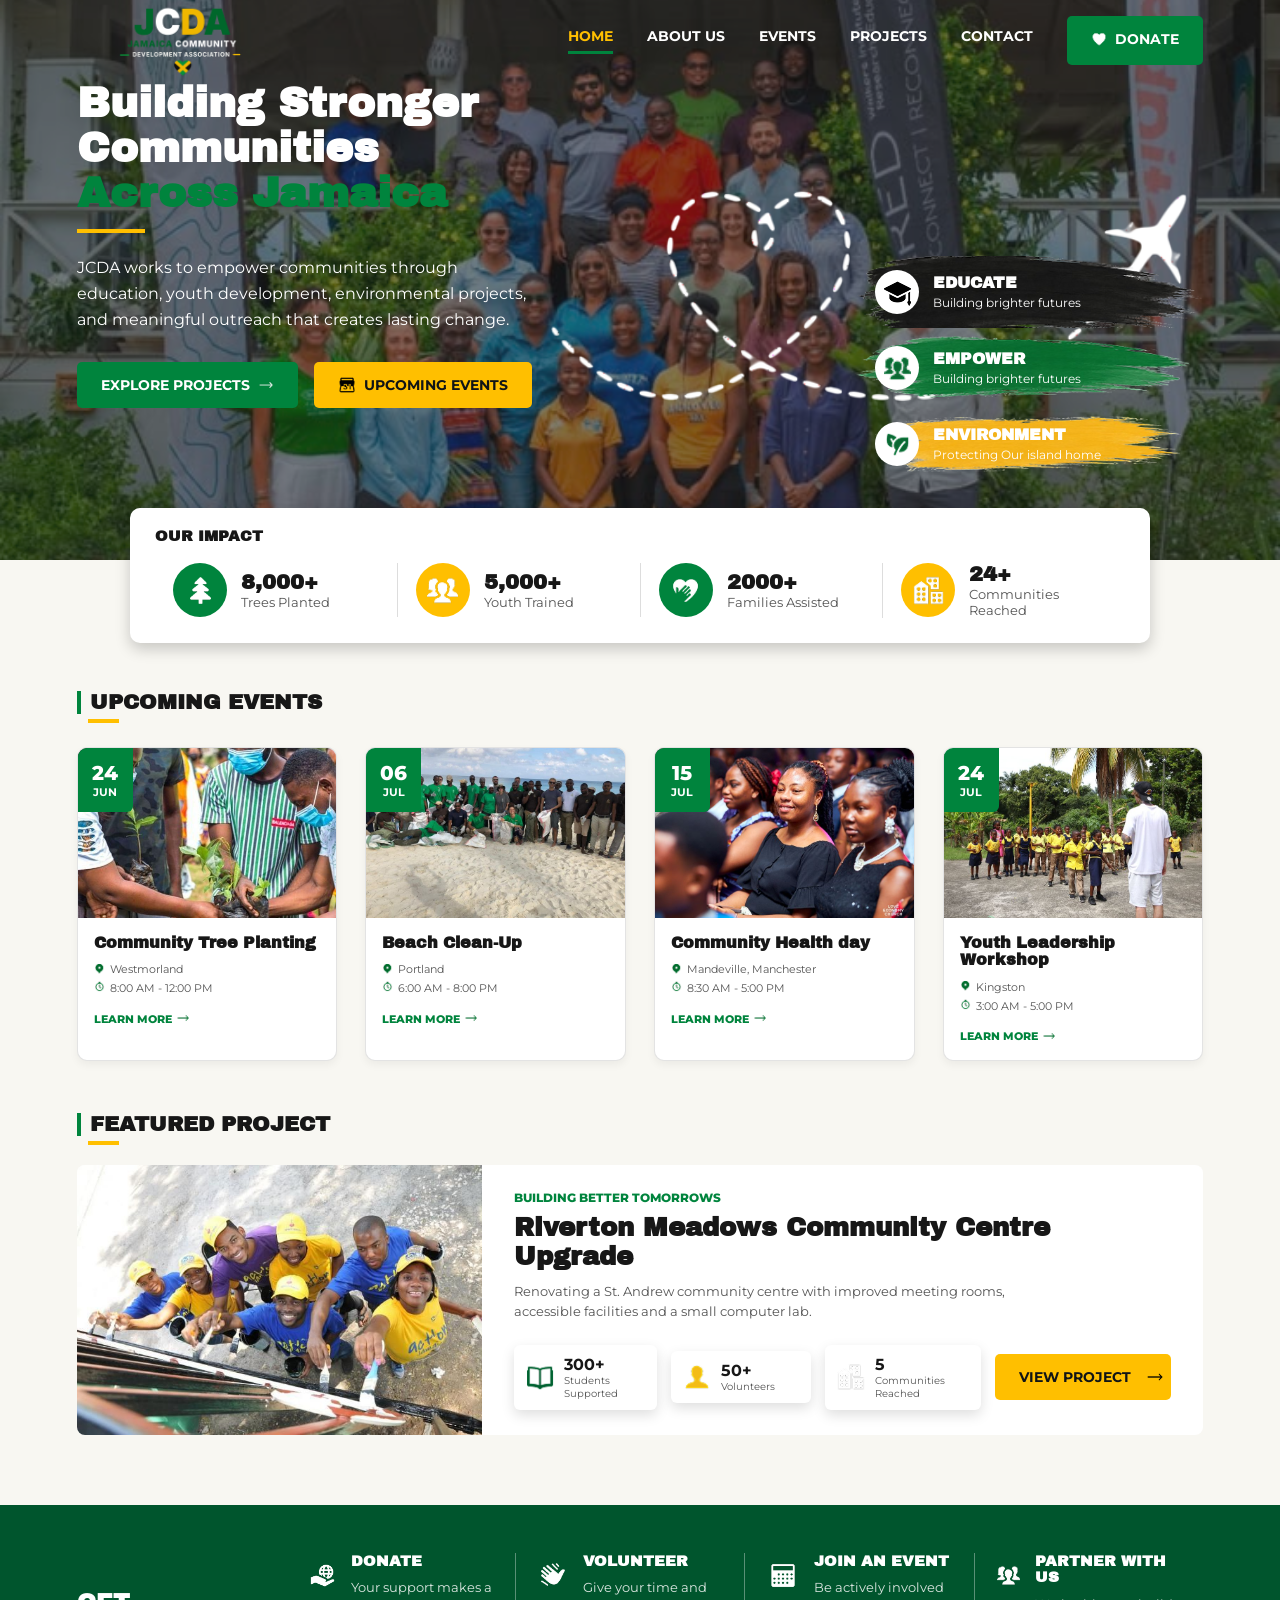
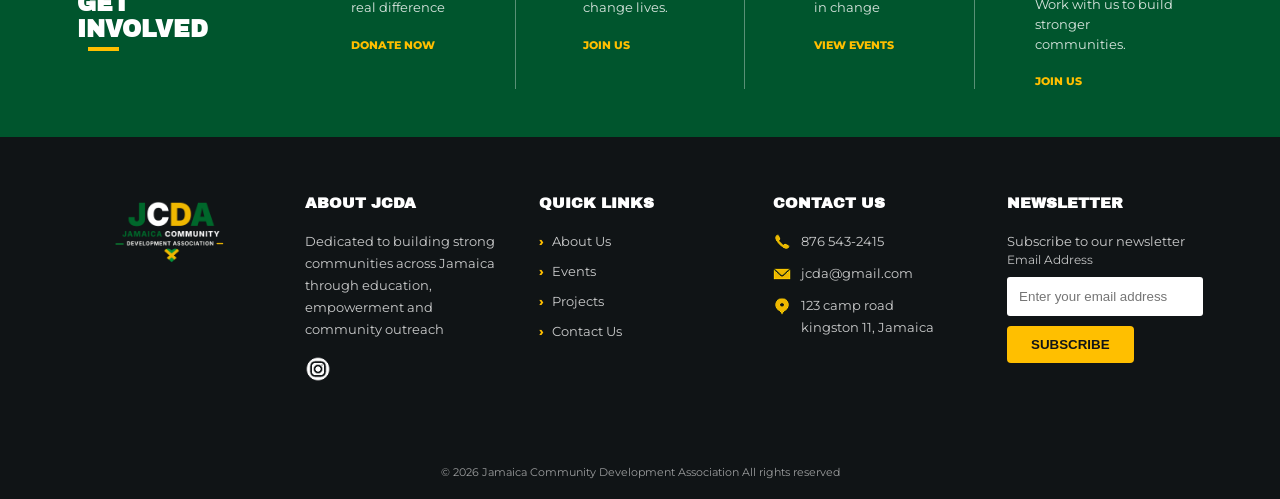
<file: index.html>
<!doctype html>
<html lang="en">
  <head>
    <meta charset="UTF-8" />
    <meta name="viewport" content="width=device-width, initial-scale=1.0" />
    <title>Home Page | JCDA</title>
    <link rel="stylesheet" href="css/style.css" />
    <link rel="icon" href="images/jcda-logo.png" type="image/png" />
  </head>

  <body>
    <header class="header-bg">
      <div class="overlay"></div>
      <img class="heart-plane" src="images/icons/heart_plane.png" alt="" />
      <div class="hero-content">
        <div class="nav-content">
          <div class="logo">
            <img src="images/jcda-logo.png" alt="jcda logo" />
          </div>
          <nav class="nav-menu">
            <ul class="nav-list">
              <li class="nav-items"><a class="nav-links active" href="index.html">Home</a></li>
              <li class="nav-items"><a class="nav-links" href="about.html">About Us</a></li>
              <li class="nav-items"><a class="nav-links" href="events.html">Events</a></li>
              <li class="nav-items"><a class="nav-links" href="projects-gallery.html">Projects</a></li>
              <li class="nav-items"><a class="nav-links" href="contact.html">Contact</a></li>
              <li class="nav-items"><a class="nav-links btn primary-btn" href="contact.html"><img src="images/icons/Heart.png" alt="">Donate</a></li>
            </ul>
          </nav>
        </div>
        <div class="hero">
          <h1 class="hero-text">Building Stronger Communities <span>Across Jamaica</span></h1>
          <div class="underline"></div>
          <p>
            JCDA works to empower communities through education, youth development, environmental projects, and
            meaningful outreach that creates lasting change.
          </p>
          <div class="hero-btn">
            <a href="#featured-project" class="btn primary-btn">Explore Projects <img src="images/icons/right_arrow_right.png" alt=""></a>
            <a href="#events" class="btn secondary-btn"><img src="images/icons/Google Calendar.png" alt="">Upcoming Events</a>
          </div>
        </div>

        <div class="focus-area">
          <article class="focus-items focus-educate">
            <div class="focus-icon">
              <img src="images/icons/educate-icon.png" alt="educate icon" />
            </div>
            <div class="focus-text">
              <h2>Educate</h2>
              <p>Building brighter futures</p>
            </div>
          </article>
          <article class="focus-items focus-empower">
            <div class="focus-icon">
              <img src="images/icons/empower-icon.png" alt="empower icon" />
            </div>
            <div class="focus-text">
              <h2>Empower</h2>
              <p>Building brighter futures</p>
            </div>
          </article>
          <article class="focus-items focus-environment">
            <div class="focus-icon">
              <img src="images/icons/environment-icon.png" alt="environment icon" />
            </div>
            <div class="focus-text">
              <h2>Environment</h2>
              <p>Protecting Our island home</p>
            </div>
          </article>
        </div>
      </div>
      <div></div>
    </header>
    <main>
      <section class="impact-sec" id="impact">
        <div class="impact-content">
          <div class="impact-title">
            <h2>Our Impact</h2>
          </div>
          <div class="impact-list">
            <article class="impact-items">
              <div class="impact-icon green-icon">
                <img src="images/icons/trees-planted-icon.png" alt="" />
              </div>
              <div class="impact-text">
                <h3>8,000+</h3>
                <p>Trees Planted</p>
              </div>
            </article>

            <article class="impact-items">
              <div class="impact-icon gold-icon-color">
                <img src="images/icons/people-white-icon.png" alt="" />
              </div>
              <div class="impact-text">
                <h3>5,000+</h3>
                <p>Youth Trained</p>
              </div>
            </article>

            <article class="impact-items">
              <div class="impact-icon green-icon-color">
                <img src="images/icons/families-assisted-icon.png" alt="" />
              </div>
              <div class="impact-text">
                <h3>2000+</h3>
                <p>Families Assisted</p>
              </div>
            </article>

            <article class="impact-items">
              <div class="impact-icon gold-icon-color">
                <img src="images/icons/Downtown_white.png" alt="" />
              </div>
              <div class="impact-text">
                <h3>24+</h3>
                <p>Communities Reached</p>
              </div>
            </article>
          </div>
        </div>
      </section>

      <section class="events-section" id="events">
        <div class="section-content">

          <div class="section-heading">
            <h2>Upcoming Events</h2>
            <div class="heading-underline"></div>
          </div>

          <div class="event_list">
            <article class="event-card">
              <div class="event-image">
                <img src="images/tree-planting.jpg" alt="Tree planting" />

                <div class="event-date">
                  <span>24</span>
                  <small>JUN</small>
                </div>
              </div>

              <div class="event-content">
                <h3>Community Tree Planting</h3>
                <p class="event-location">Westmorland</p>
                <p class="event-time">8:00 AM - 12:00 PM</p>
                <a href="#events" class="learn-link">Learn More</a>
              </div>
            </article>

            <article class="event-card">
              <div class="event-image">
                <img src="images/beach-cleanup-jm.jpg" alt="Beach cleanup" />

                <div class="event-date">
                  <span>06</span>
                  <small>JUL</small>
                </div>
              </div>

              <div class="event-content">
                <h3>Beach Clean-Up</h3>
                <p class="event-location">Portland</p>
                <p class="event-time">6:00 AM - 8:00 PM</p>
                <a href="#events" class="learn-link">Learn More</a>
              </div>
            </article>
            <article class="event-card">
              <div class="event-image">
                <img src="images/women-event.jpg" alt="Community event" />

                <div class="event-date">
                  <span>15</span>
                  <small>JUL</small>
                </div>
              </div>

              <div class="event-content">
                <h3>Community Health day</h3>
                <p class="event-location">Mandeville, Manchester</p>
                <p class="event-time">8:30 AM - 5:00 PM</p>
                <a href="#events" class="learn-link">Learn More</a>
              </div>
            </article>
            <article class="event-card">
              <div class="event-image">
                <img src="images/sports-development.jpg" alt="Sports development" />

                <div class="event-date">
                  <span>24</span>
                  <small>JUL</small>
                </div>
              </div>

              <div class="event-content">
                <h3>Youth Leadership Workshop</h3>
                <p class="event-location">Kingston</p>
                <p class="event-time">3:00 AM - 5:00 PM</p>
                <a href="#events" class="learn-link">Learn More</a>
              </div>
            </article>
          </div>
        </div>

      </section>
      <section class="featured-section" id="featured-project">
        <div class="section-content">
            <h2>Featured Project</h2>
            <div class="heading-underline"></div>
        <article class="featured-project">
            <div class="featured-image">
                <img src="images/community-painting.jpg" alt="Community centre renovation">
            </div>
            <div class="featured-content">
                <p class="featured-label">
                    building Better Tomorrows
                </p>

                <h3>Riverton Meadows Community Centre Upgrade</h3>

                <p class="featured-description">
                    Renovating a St. Andrew community centre with improved meeting
                    rooms, accessible facilities and a small computer lab.
                </p>

                <div class="project-stat-list">
                    <article class="project-stat-items">
                        <img src="images/icons/students-supported-icon.png" alt="">

                        <div>
                            <h4>300+</h4>
                            <p>Students Supported</p>
                        </div>
                    </article>

                     <article class="project-stat-items">
                        <img src="images/icons/volunteers-icon.png" alt="">

                        <div>
                            <h4>50+</h4>
                            <p>Volunteers</p>
                        </div>
                    </article>

                    <article class="project-stat-items">
                        <img src="images/icons/Downtown_white.png" alt="">

                        <div>
                            <h4>5</h4>
                            <p>Communities Reached</p>
                        </div>
                    </article>
                    <a href="#featured-project" class="btn secondary-btn project-btn">
                        view project <img src="images/icons/black_arrow.png" alt="">
                    </a>
                    
                </div>
            </div>

        </article>
        </div>
    </section>

    <section class="involved-section" id="get-involved">
        <div class="section-content involved-content">
            <div class="involved-heading">
                <h2>Get Involved</h2>
                <div class="heading-underline"></div>
            </div>

            <div class="involved-list">
                <article class="involved-items">
                    <div class="involved-icon">
                        <img src="images/icons/donate-icon.png" alt="">
                    </div>
                    <div class="involved-text">
                        <h3>Donate</h3>
                        <p>Your support makes a real difference</p>
                        <a href="contact.html" class="involved-link">
                            Donate Now
                        </a>
                    </div>
                </article>

                <article class="involved-items">
                        <div class="involved-icon">
                            <img src="images/icons/volunteer-hands-icon.png"
                                alt="">
                        </div>

                        <div class="involved-text">
                            <h3>Volunteer</h3>
                            <p>Give your time and change lives.</p>

                            <a href="contact.html" class="involved-link">
                                Join Us
                            </a>
                        </div>
                </article>
                <article class="involved-items">
                        <div class="involved-icon">
                            <img src="images/icons/Calendar.png" alt="">
                        </div>

                        <div class="involved-text">
                            <h3>Join an Event</h3>
                            <p>Be actively involved in change</p>

                            <a href="#events" class="involved-link">
                                View Events
                            </a>
                        </div>
                </article>
                <article class="involved-items">
                        <div class="involved-icon">
                            <img src="images/icons/people-white-icon.png"
                                alt="">
                        </div>

                        <div class="involved-text">
                            <h3>Partner With Us</h3>
                            <p>Work with us to build stronger communities.</p>

                            <a href="contact.html" class="involved-link">
                                Join Us
                            </a>
                        </div>
                    </article>
            </div>
        </div>

    </section>
    </main>
    <footer class="footer-section">
        <div class="section-content footer-content">
            <div class="footer-logo">
                <a href="index.html">
                    <img src="images/jcda-logo.png" alt="Jamaica community development association log">
                </a>
            </div>

            <div class="footer-items" id="about">
                <h2>About JCDA</h2>
                <p>
                    Dedicated to building strong communities across Jamaica through education, empowerment and community outreach

                </p>

                <div class="social-links">
                    <a href="https://www.instagram.com/jcda_project/" target="_blank" rel="noopener noreferrer" aria-label="JCDA Instagram page"><img src="images/icons/Instagram Circle.png" alt="Instagram"></a>
                </div>

            </div>

            <div class="footer-items" id="contact">
                <h2>Quick Links</h2>

                <ul class="footer-list">
                        <li><a href="about.html">About Us</a></li>
                        <li><a href="events.html">Events</a></li>
                        <li><a href="projects-gallery.html">Projects</a></li>
                        <li><a href="contact.html">Contact Us</a></li>

                </ul>
            </div>

            <div class="footer-items">
                <h2>Contact Us</h2>
                <address class="contact-list">
                    <p>
                        <img src="images/icons/Phone.png" alt="Phone">
                        <a href="tel:8765432415">
                            876 543-2415
                        </a>
                    </p>

                    <p>
                        <img src="images/icons/Email.png" alt="Email">
                        <a href="mailto:jcda@gmail.com">
                            jcda@gmail.com
                        </a>
                    </p>

                    <p>
                        <img src="images/icons/Location_yello.png" alt="Location">
                        123 camp road <br>
                        kingston 11, Jamaica

                    </p>
                </address>
            </div>

            <div class="footer-items">
                <h2>Newsletter</h2>
                <p>Subscribe to our newsletter </p>
                    <form class="newsletter-form">
                        <label for="newsletter-email">
                            Email address
                        </label>

                        <input type="email" name="newsletter-email" id="newsletter-email" placeholder="Enter your email address">

                        <button type="submit" class="subscribe-btn">
                            Subscribe
                        </button>
                        <p class="form-feedback" aria-live="polite"></p>
                    </form>
            </div>

        </div>
        <div class="footer-bottom">
            <p>
                &copy; 2026 Jamaica Community Development Association All rights reserved
            </p>
        </div>
        
    </footer>
    <script src="js/script.js"></script>
  </body>
</html>
</file>
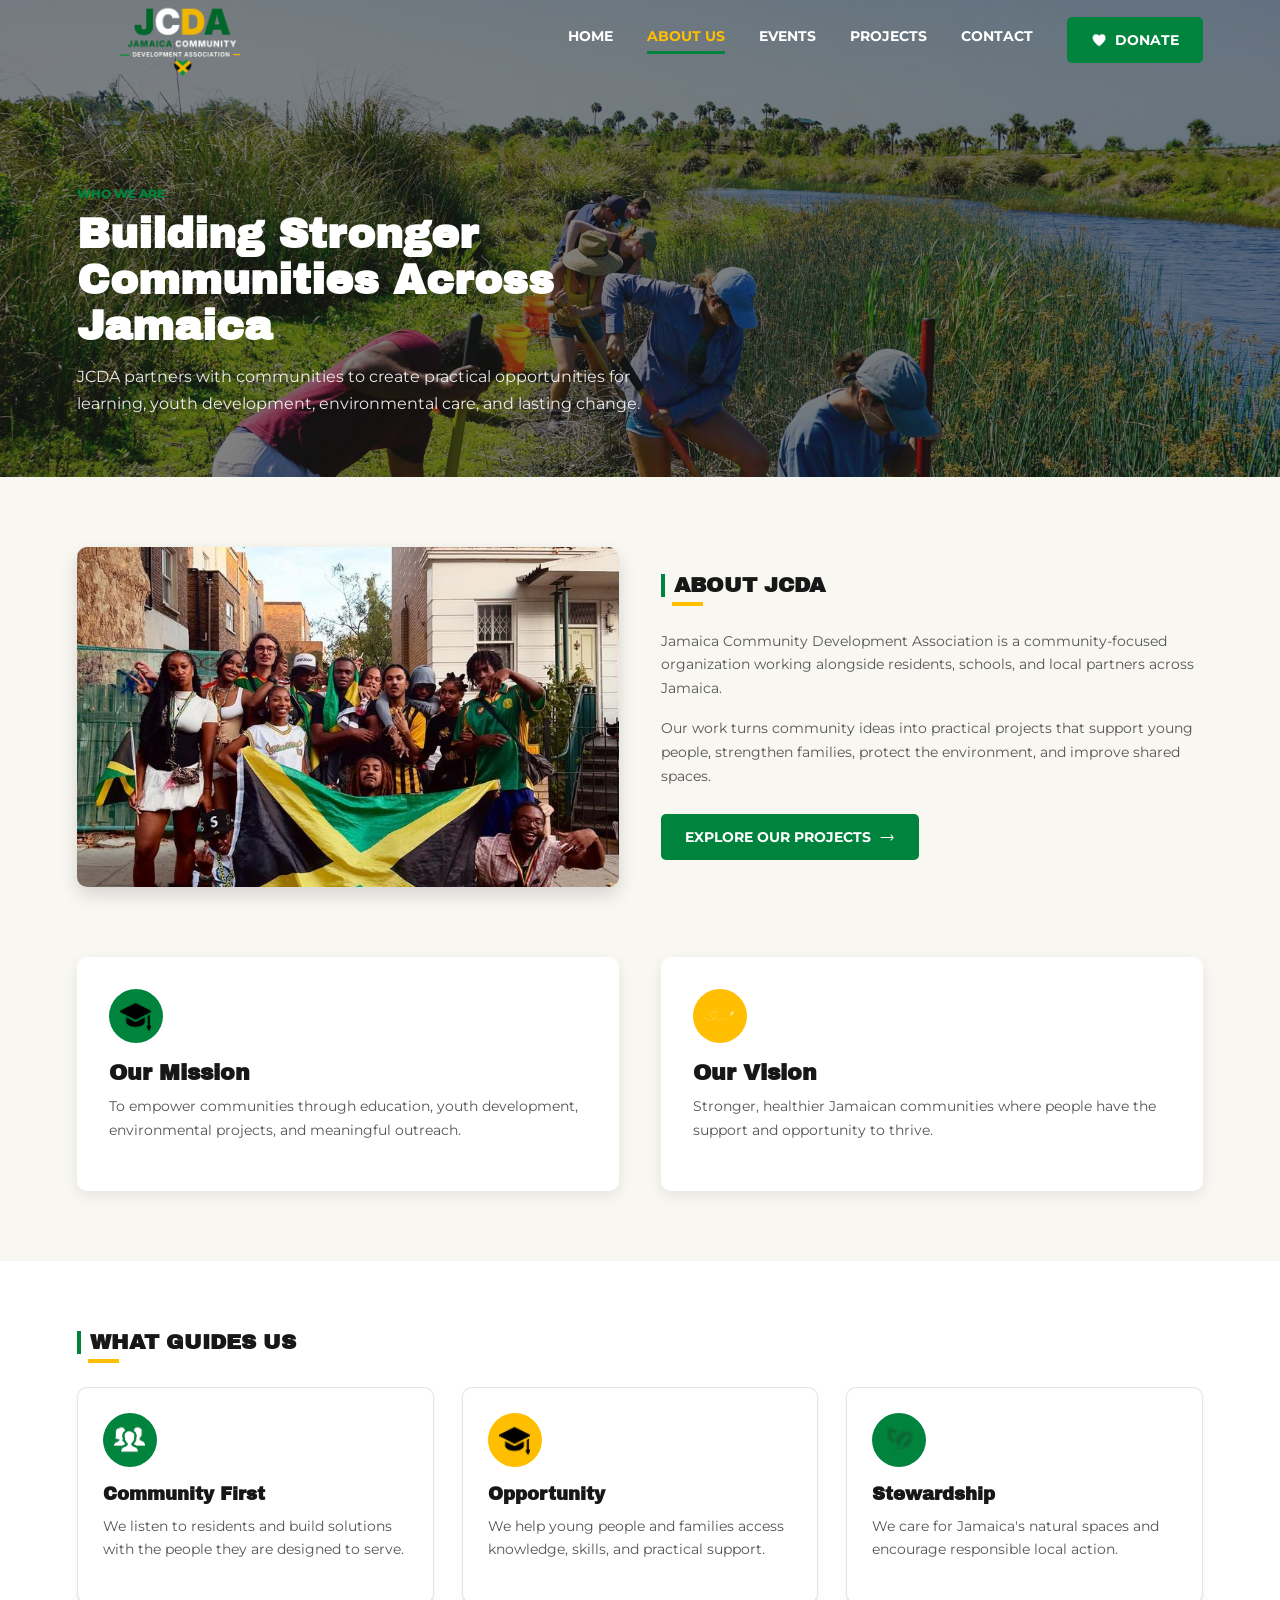
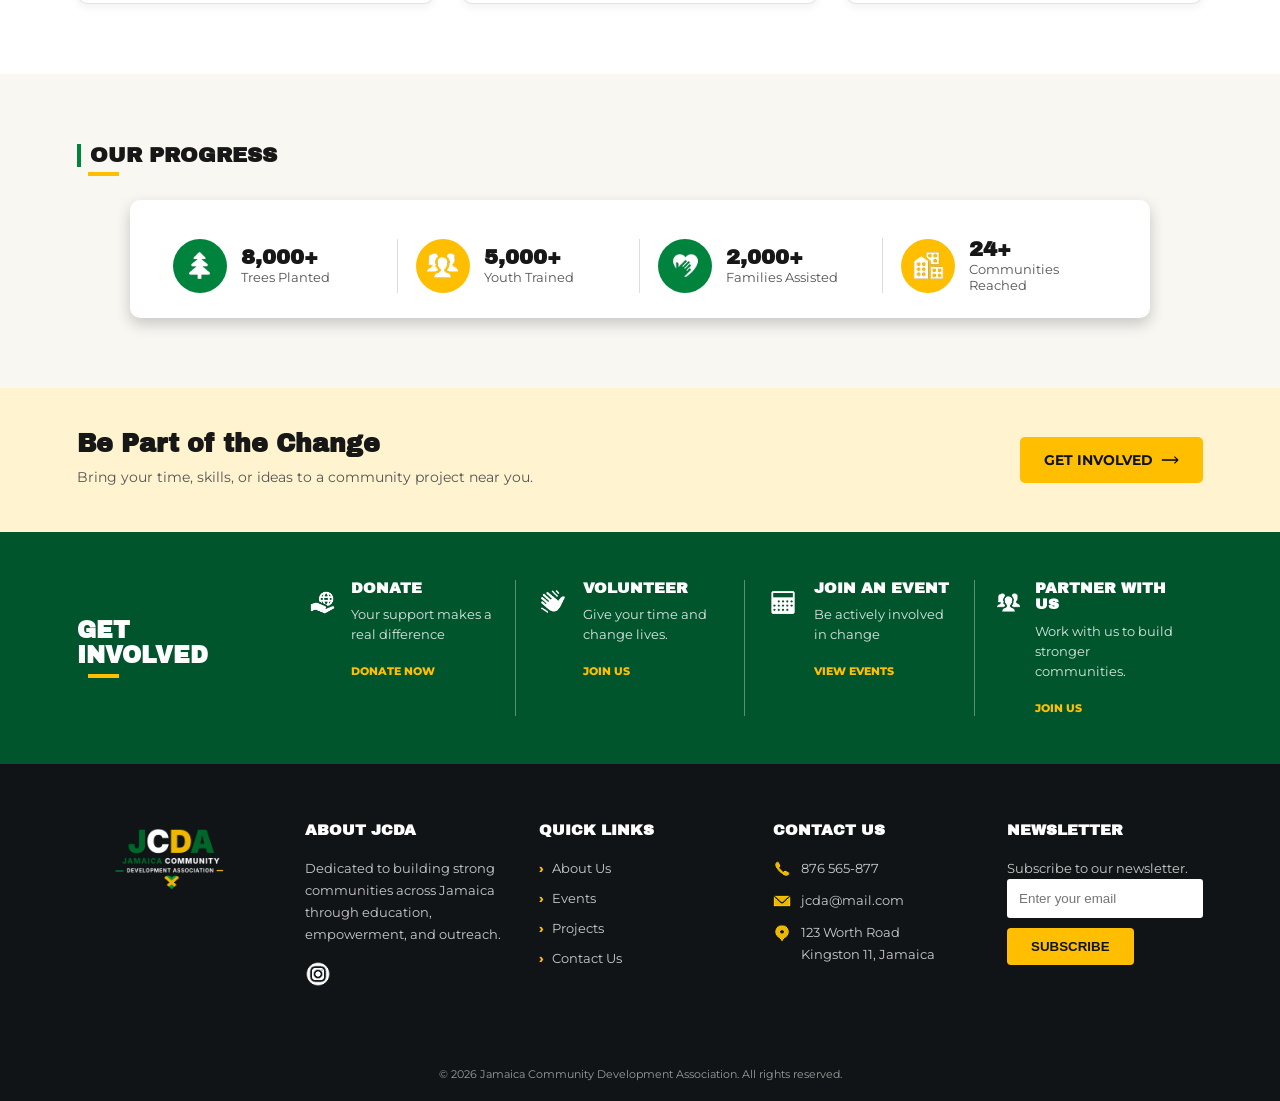
<file: about.html>
<!DOCTYPE html>
<html lang="en">

<head>
    <meta charset="UTF-8">
    <meta name="viewport" content="width=device-width, initial-scale=1.0">
    <meta name="description"
        content="Learn about the Jamaica Community Development Association, our mission, values, and community work.">
    <title>About Us | JCDA</title>
    <link rel="stylesheet" href="css/style.css">
    <link rel="icon" href="images/jcda-logo.png" type="image/png">
</head>

<body class="about-page">
    <header class="header-bg about-header-bg">
        <div class="overlay"></div>
        <div class="hero-content">
            <div class="nav-content">
                <div class="logo">
                    <a href="index.html"><img src="images/jcda-logo.png"
                            alt="Jamaica Community Development Association logo"></a>
                </div>
                <nav class="nav-menu" aria-label="Main navigation">
                    <ul class="nav-list">
                        <li class="nav-items"><a class="nav-links" href="index.html">Home</a></li>
                        <li class="nav-items"><a class="nav-links active" href="about.html">About Us</a></li>
                        <li class="nav-items"><a class="nav-links" href="events.html">Events</a></li>
                        <li class="nav-items"><a class="nav-links" href="projects-gallery.html">Projects</a></li>
                        <li class="nav-items"><a class="nav-links" href="contact.html">Contact</a></li>
                        <li class="nav-items"><a class="btn btn primary-btn" href="contact.html"><img
                                    src="images/icons/Heart.png" alt="">Donate</a></li>
                    </ul>
                </nav>
            </div>
            <div class="about-hero">
                <p class="featured-label">Who We Are</p>
                <h1>Building Stronger<br>Communities Across Jamaica</h1>
                <p>JCDA partners with communities to create practical opportunities for learning, youth development,
                    environmental care, and lasting change.</p>
            </div>
        </div>
    </header>

    <main>
        <section class="about-intro-section">
            <div class="section-content about-intro-grid">
                <div class="about-intro-image">
                    <img src="images/jamaica-pride.jpg" alt="Jamaican community gathering">
                </div>
                <div class="about-intro-content">
                    <div class="section-heading">
                        <h2>About JCDA</h2>
                        <div class="heading-underline"></div>
                    </div>
                    <p>Jamaica Community Development Association is a community-focused organization working alongside
                        residents, schools, and local partners across Jamaica.</p>
                    <p>Our work turns community ideas into practical projects that support young people, strengthen
                        families, protect the environment, and improve shared spaces.</p>
                    <a href="projects-gallery.html" class="btn primary-btn">Explore Our Projects <img
                            src="images/icons/right_arrow_right.png" alt=""></a>
                </div>
            </div>
        </section>

        <section class="about-purpose-section">
            <div class="section-content about-purpose-grid">
                <article class="about-purpose-card">
                    <div class="impact-icon green-icon"><img src="images/icons/educate-icon.png" alt=""></div>
                    <h2>Our Mission</h2>
                    <p>To empower communities through education, youth development, environmental projects, and
                        meaningful outreach.</p>
                </article>
                <article class="about-purpose-card">
                    <div class="impact-icon gold-icon-color"><img src="images/icons/heart_plane.png" alt=""></div>
                    <h2>Our Vision</h2>
                    <p>Stronger, healthier Jamaican communities where people have the support and opportunity to thrive.
                    </p>
                </article>
            </div>
        </section>

        <section class="about-values-section">
            <div class="section-content">
                <div class="section-heading">
                    <h2>What Guides Us</h2>
                    <div class="heading-underline"></div>
                </div>
                <div class="about-values-list">
                    <article class="event-card about-value-card">
                        <div class="impact-icon green-icon"><img src="images/icons/people-white-icon.png" alt=""></div>
                        <h3>Community First</h3>
                        <p>We listen to residents and build solutions with the people they are designed to serve.</p>
                    </article>
                    <article class="event-card about-value-card">
                        <div class="impact-icon gold-icon-color"><img src="images/icons/educate-icon.png" alt=""></div>
                        <h3>Opportunity</h3>
                        <p>We help young people and families access knowledge, skills, and practical support.</p>
                    </article>
                    <article class="event-card about-value-card">
                        <div class="impact-icon green-icon"><img src="images/icons/environment-icon.png" alt=""></div>
                        <h3>Stewardship</h3>
                        <p>We care for Jamaica's natural spaces and encourage responsible local action.</p>
                    </article>
                </div>
            </div>
        </section>

        <section class="about-achievements-section">
            <div class="section-content">
                <div class="section-heading">
                    <h2>Our Progress</h2>
                    <div class="heading-underline"></div>
                </div>
                <div class="impact-content">
                    <div class="impact-list">
                        <article class="impact-items">
                            <div class="impact-icon green-icon"><img src="images/icons/trees-planted-icon.png" alt="">
                            </div>
                            <div class="impact-text">
                                <h3>8,000+</h3>
                                <p>Trees Planted</p>
                            </div>
                        </article>
                        <article class="impact-items">
                            <div class="impact-icon gold-icon-color"><img src="images/icons/people-white-icon.png"
                                    alt=""></div>
                            <div class="impact-text">
                                <h3>5,000+</h3>
                                <p>Youth Trained</p>
                            </div>
                        </article>
                        <article class="impact-items">
                            <div class="impact-icon green-icon"><img src="images/icons/families-assisted-icon.png"
                                    alt=""></div>
                            <div class="impact-text">
                                <h3>2,000+</h3>
                                <p>Families Assisted</p>
                            </div>
                        </article>
                        <article class="impact-items">
                            <div class="impact-icon gold-icon-color"><img src="images/icons/Downtown_white.png" alt="">
                            </div>
                            <div class="impact-text">
                                <h3>24+</h3>
                                <p>Communities Reached</p>
                            </div>
                        </article>
                    </div>
                </div>
            </div>
        </section>

        <section class="about-cta-section">
            <div class="section-content about-cta-content">
                <div>
                    <h2>Be Part of the Change</h2>
                    <p>Bring your time, skills, or ideas to a community project near you.</p>
                </div>
                <a href="contact.html" class="btn secondary-btn">Get Involved <img src="images/icons/black_arrow.png"
                        alt=""></a>
            </div>
        </section>
        <section class="involved-section" id="get-involved">
            <div class="section-content involved-content">
                <div class="involved-heading">
                    <h2>Get Involved</h2>
                    <div class="heading-underline"></div>
                </div>

                <div class="involved-list">
                    <article class="involved-items">
                        <div class="involved-icon">
                            <img src="images/icons/donate-icon.png" alt="">
                        </div>
                        <div class="involved-text">
                            <h3>Donate</h3>
                            <p>Your support makes a real difference</p>
                            <a href="contact.html" class="involved-link">
                                Donate Now
                            </a>
                        </div>
                    </article>

                    <article class="involved-items">
                        <div class="involved-icon">
                            <img src="images/icons/volunteer-hands-icon.png" alt="">
                        </div>

                        <div class="involved-text">
                            <h3>Volunteer</h3>
                            <p>Give your time and change lives.</p>

                            <a href="contact.html" class="involved-link">
                                Join Us
                            </a>
                        </div>
                    </article>
                    <article class="involved-items">
                        <div class="involved-icon">
                            <img src="images/icons/Calendar.png" alt="">
                        </div>

                        <div class="involved-text">
                            <h3>Join an Event</h3>
                            <p>Be actively involved in change</p>

                            <a href="#events" class="involved-link">
                                View Events
                            </a>
                        </div>
                    </article>
                    <article class="involved-items">
                        <div class="involved-icon">
                            <img src="images/icons/people-white-icon.png" alt="">
                        </div>

                        <div class="involved-text">
                            <h3>Partner With Us</h3>
                            <p>Work with us to build stronger communities.</p>

                            <a href="contact.html" class="involved-link">
                                Join Us
                            </a>
                        </div>
                    </article>
                </div>
            </div>

        </section>
    </main>

    <footer class="footer-section">
        <div class="section-content footer-content">
            <div class="footer-logo"><a href="index.html"><img src="images/jcda-logo.png"
                        alt="Jamaica Community Development Association logo"></a></div>
            <div class="footer-items">
                <h2>About JCDA</h2>
                <p>Dedicated to building strong communities across Jamaica through education, empowerment, and outreach.
                </p>
                <div class="social-links">
                    <a href="https://www.instagram.com/jcda_project/" target="_blank" rel="noopener noreferrer"
                        aria-label="JCDA Instagram page"><img src="images/icons/Instagram Circle.png"
                            alt="Instagram"></a>
                </div>
            </div>
            <div class="footer-items">
                <h2>Quick Links</h2>
                <ul class="footer-list">
                    <li><a href="about.html">About Us</a></li>
                    <li><a href="events.html">Events</a></li>
                    <li><a href="projects-gallery.html">Projects</a></li>
                    <li><a href="contact.html">Contact Us</a></li>
                </ul>
            </div>
            <div class="footer-items">
                <h2>Contact Us</h2>
                <address class="contact-list">
                    <p><img src="images/icons/Phone.png" alt="Phone"><a href="tel:1876565877">876 565-877</a></p>
                    <p><img src="images/icons/Email.png" alt="Email"><a href="mailto:jcda@mail.com">jcda@mail.com</a>
                    </p>
                    <p><img src="images/icons/Location_yello.png" alt="Location">123 Worth Road<br>Kingston 11, Jamaica
                    </p>
                </address>
            </div>
            <div class="footer-items">
                <h2>Newsletter</h2>
                <p>Subscribe to our newsletter.</p>
                <form class="newsletter-form">
                    <label for="newsletter-email" class="screen-filter">Email address</label>
                    <input type="email" id="newsletter-email" name="newsletter-email" placeholder="Enter your email"
                        required>
                    <button type="submit" class="subscribe-btn">Subscribe</button>
                    <p class="form-feedback" aria-live="polite"></p>
                </form>
            </div>
        </div>
        <div class="footer-bottom">
            <p>&copy; 2026 Jamaica Community Development Association. All rights reserved.</p>
        </div>
    </footer>
    <script src="js/script.js"></script>
</body>

</html>
</file>
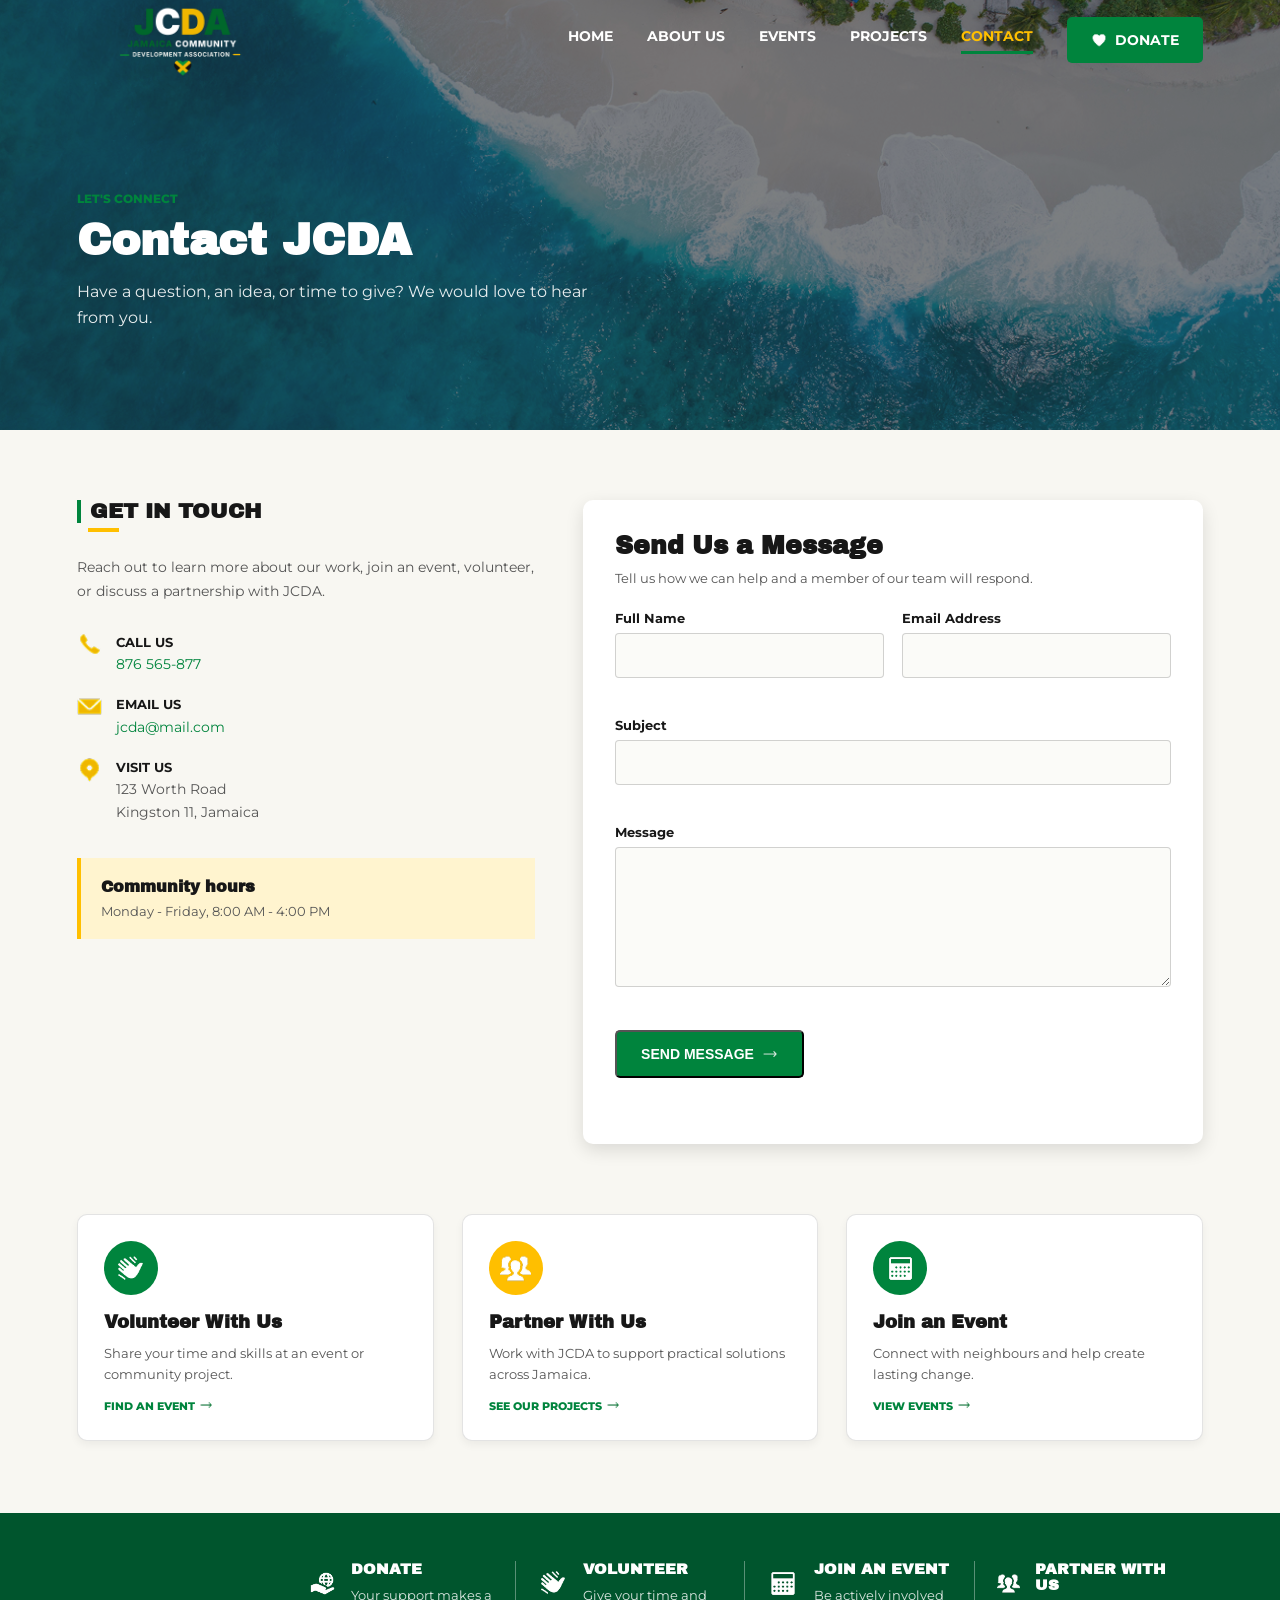
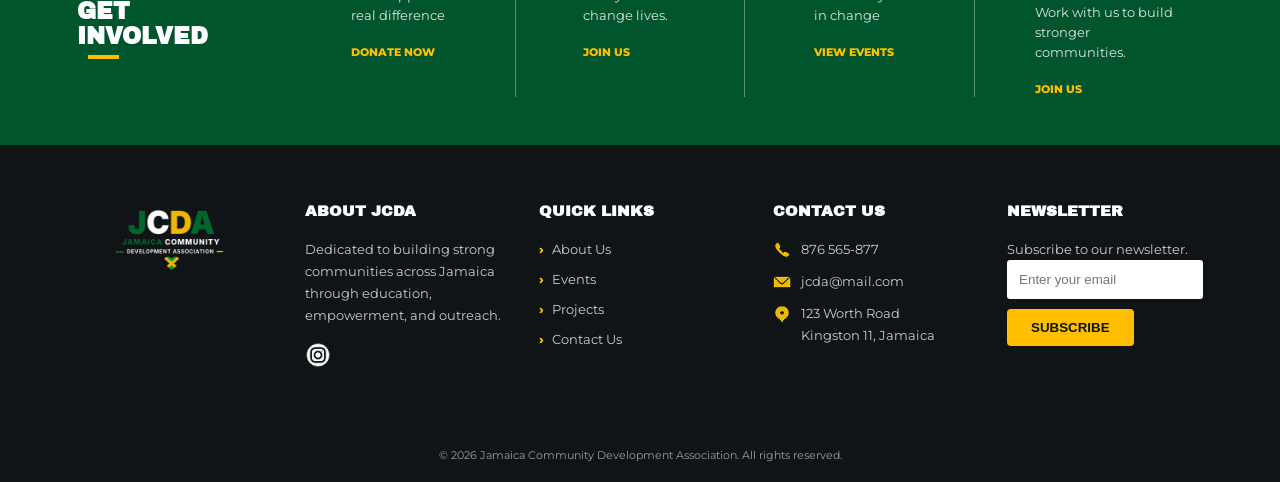
<file: contact.html>
<!DOCTYPE html>
<html lang="en">

<head>
    <meta charset="UTF-8">
    <meta name="viewport" content="width=device-width, initial-scale=1.0">
    <meta name="description"
        content="Contact the Jamaica Community Development Association about projects, volunteering, events, and partnerships.">
    <title>Contact Us | JCDA</title>
    <link rel="stylesheet" href="css/style.css">
    <link rel="icon" href="images/jcda-logo.png" type="image/png">
</head>

<body class="contact-page">
    <header class="header-bg contact-header-bg">
        <div class="overlay"></div>
        <div class="hero-content">
            <div class="nav-content">
                <div class="logo">
                    <a href="index.html"><img src="images/jcda-logo.png"
                            alt="Jamaica Community Development Association logo"></a>
                </div>
                <nav class="nav-menu" aria-label="Main navigation">
                    <ul class="nav-list">
                        <li class="nav-items"><a class="nav-links" href="index.html">Home</a></li>
                        <li class="nav-items"><a class="nav-links" href="about.html">About Us</a></li>
                        <li class="nav-items"><a class="nav-links" href="events.html">Events</a></li>
                        <li class="nav-items"><a class="nav-links" href="projects-gallery.html">Projects</a></li>
                        <li class="nav-items"><a class="nav-links active" href="contact.html">Contact</a></li>
                        <li class="nav-items"><a class="btn btn primary-btn" href="contact.html"><img
                                    src="images/icons/Heart.png" alt="">Donate</a></li>
                    </ul>
                </nav>
            </div>
            <div class="contact-hero">
                <p class="featured-label">Let's Connect</p>
                <h1>Contact JCDA</h1>
                <p>Have a question, an idea, or time to give? We would love to hear from you.</p>
            </div>
        </div>
    </header>

    <main>
        <section class="contact-section">
            <div class="section-content contact-grid">
                <div class="contact-information">
                    <div class="section-heading">
                        <h2>Get In Touch</h2>
                        <div class="heading-underline"></div>
                    </div>
                    <p>Reach out to learn more about our work, join an event, volunteer, or discuss a partnership with
                        JCDA.</p>
                    <address class="contact-page-list">
                        <p><img src="images/icons/Phone.png" alt="Phone"><span><strong>Call us</strong><a
                                    href="tel:1876565877">876 565-877</a></span></p>
                        <p><img src="images/icons/Email.png" alt="Email"><span><strong>Email us</strong><a
                                    href="mailto:jcda@mail.com">jcda@mail.com</a></span></p>
                        <p><img src="images/icons/Location_yello.png" alt="Location"><span><strong>Visit us</strong>123
                                Worth Road<br>Kingston 11, Jamaica</span></p>
                    </address>
                    <div class="contact-note">
                        <h3>Community hours</h3>
                        <p>Monday - Friday, 8:00 AM - 4:00 PM</p>
                    </div>
                </div>

                <form class="contact-form" id="contact-form" novalidate>
                    <h2>Send Us a Message</h2>
                    <p class="contact-form-intro">Tell us how we can help and a member of our team will respond.</p>
                    <div class="contact-form-row">
                        <div class="form-field">
                            <label for="full-name">Full Name</label>
                            <input type="text" id="full-name" name="full-name" autocomplete="name" required>
                            <p class="field-error" id="full-name-error"></p>
                        </div>
                        <div class="form-field">
                            <label for="email-address">Email Address</label>
                            <input type="email" id="email-address" name="email-address" autocomplete="email" required>
                            <p class="field-error" id="email-address-error"></p>
                        </div>
                    </div>
                    <div class="form-field">
                        <label for="subject">Subject</label>
                        <input type="text" id="subject" name="subject" required>
                        <p class="field-error" id="subject-error"></p>
                    </div>
                    <div class="form-field">
                        <label for="message">Message</label>
                        <textarea id="message" name="message" rows="6" required></textarea>
                        <p class="field-error" id="message-error"></p>
                    </div>
                    <button type="submit" class="btn primary-btn">Send Message <img
                            src="images/icons/right_arrow_right.png" alt=""></button>
                    <p class="contact-form-feedback" id="contact-form-feedback" aria-live="polite"></p>
                </form>
            </div>
        </section>

        <section class="contact-help-section">
            <div class="section-content contact-help-grid">
                <article class="event-card contact-help-card">
                    <div class="impact-icon green-icon"><img src="images/icons/volunteer-hands-icon.png" alt=""></div>
                    <h2>Volunteer With Us</h2>
                    <p>Share your time and skills at an event or community project.</p>
                    <a href="events.html" class="learn-link">Find an Event</a>
                </article>
                <article class="event-card contact-help-card">
                    <div class="impact-icon gold-icon-color"><img src="images/icons/people-white-icon.png" alt=""></div>
                    <h2>Partner With Us</h2>
                    <p>Work with JCDA to support practical solutions across Jamaica.</p>
                    <a href="projects-gallery.html" class="learn-link">See Our Projects</a>
                </article>
                <article class="event-card contact-help-card">
                    <div class="impact-icon green-icon"><img src="images/icons/Calendar.png" alt=""></div>
                    <h2>Join an Event</h2>
                    <p>Connect with neighbours and help create lasting change.</p>
                    <a href="events.html" class="learn-link">View Events</a>
                </article>
            </div>
        </section>

        <section class="involved-section" id="get-involved">
            <div class="section-content involved-content">
                <div class="involved-heading">
                    <h2>Get Involved</h2>
                    <div class="heading-underline"></div>
                </div>

                <div class="involved-list">
                    <article class="involved-items">
                        <div class="involved-icon">
                            <img src="images/icons/donate-icon.png" alt="">
                        </div>
                        <div class="involved-text">
                            <h3>Donate</h3>
                            <p>Your support makes a real difference</p>
                            <a href="contact.html" class="involved-link">
                                Donate Now
                            </a>
                        </div>
                    </article>

                    <article class="involved-items">
                        <div class="involved-icon">
                            <img src="images/icons/volunteer-hands-icon.png" alt="">
                        </div>

                        <div class="involved-text">
                            <h3>Volunteer</h3>
                            <p>Give your time and change lives.</p>

                            <a href="contact.html" class="involved-link">
                                Join Us
                            </a>
                        </div>
                    </article>
                    <article class="involved-items">
                        <div class="involved-icon">
                            <img src="images/icons/Calendar.png" alt="">
                        </div>

                        <div class="involved-text">
                            <h3>Join an Event</h3>
                            <p>Be actively involved in change</p>

                            <a href="#events" class="involved-link">
                                View Events
                            </a>
                        </div>
                    </article>
                    <article class="involved-items">
                        <div class="involved-icon">
                            <img src="images/icons/people-white-icon.png" alt="">
                        </div>

                        <div class="involved-text">
                            <h3>Partner With Us</h3>
                            <p>Work with us to build stronger communities.</p>

                            <a href="contact.html" class="involved-link">
                                Join Us
                            </a>
                        </div>
                    </article>
                </div>
            </div>

        </section>
    </main>

    <footer class="footer-section">
        <div class="section-content footer-content">
            <div class="footer-logo"><a href="index.html"><img src="images/jcda-logo.png"
                        alt="Jamaica Community Development Association logo"></a></div>
            <div class="footer-items">
                <h2>About JCDA</h2>
                <p>Dedicated to building strong communities across Jamaica through education, empowerment, and outreach.
                </p>
                <div class="social-links">
                    <a href="https://www.instagram.com/jcda_project/" target="_blank" rel="noopener noreferrer"
                        aria-label="JCDA Instagram page"><img src="images/icons/Instagram Circle.png"
                            alt="Instagram"></a>
                </div>
            </div>
            <div class="footer-items">
                <h2>Quick Links</h2>
                <ul class="footer-list">
                    <li><a href="about.html">About Us</a></li>
                    <li><a href="events.html">Events</a></li>
                    <li><a href="projects-gallery.html">Projects</a></li>
                    <li><a href="contact.html">Contact Us</a></li>
                </ul>
            </div>
            <div class="footer-items">
                <h2>Contact Us</h2>
                <address class="contact-list">
                    <p><img src="images/icons/Phone.png" alt="Phone"><a href="tel:1876565877">876 565-877</a></p>
                    <p><img src="images/icons/Email.png" alt="Email"><a href="mailto:jcda@mail.com">jcda@mail.com</a>
                    </p>
                    <p><img src="images/icons/Location_yello.png" alt="Location">123 Worth Road<br>Kingston 11, Jamaica
                    </p>
                </address>
            </div>
            <div class="footer-items">
                <h2>Newsletter</h2>
                <p>Subscribe to our newsletter.</p>
                <form class="newsletter-form">
                    <label for="newsletter-email" class="screen-filter">Email address</label>
                    <input type="email" id="newsletter-email" name="newsletter-email" placeholder="Enter your email"
                        required>
                    <button type="submit" class="subscribe-btn">Subscribe</button>
                    <p class="form-feedback" aria-live="polite"></p>
                </form>
            </div>
        </div>
        <div class="footer-bottom">
            <p>&copy; 2026 Jamaica Community Development Association. All rights reserved.</p>
        </div>
    </footer>
    <script src="js/script.js"></script>
</body>

</html>
</file>
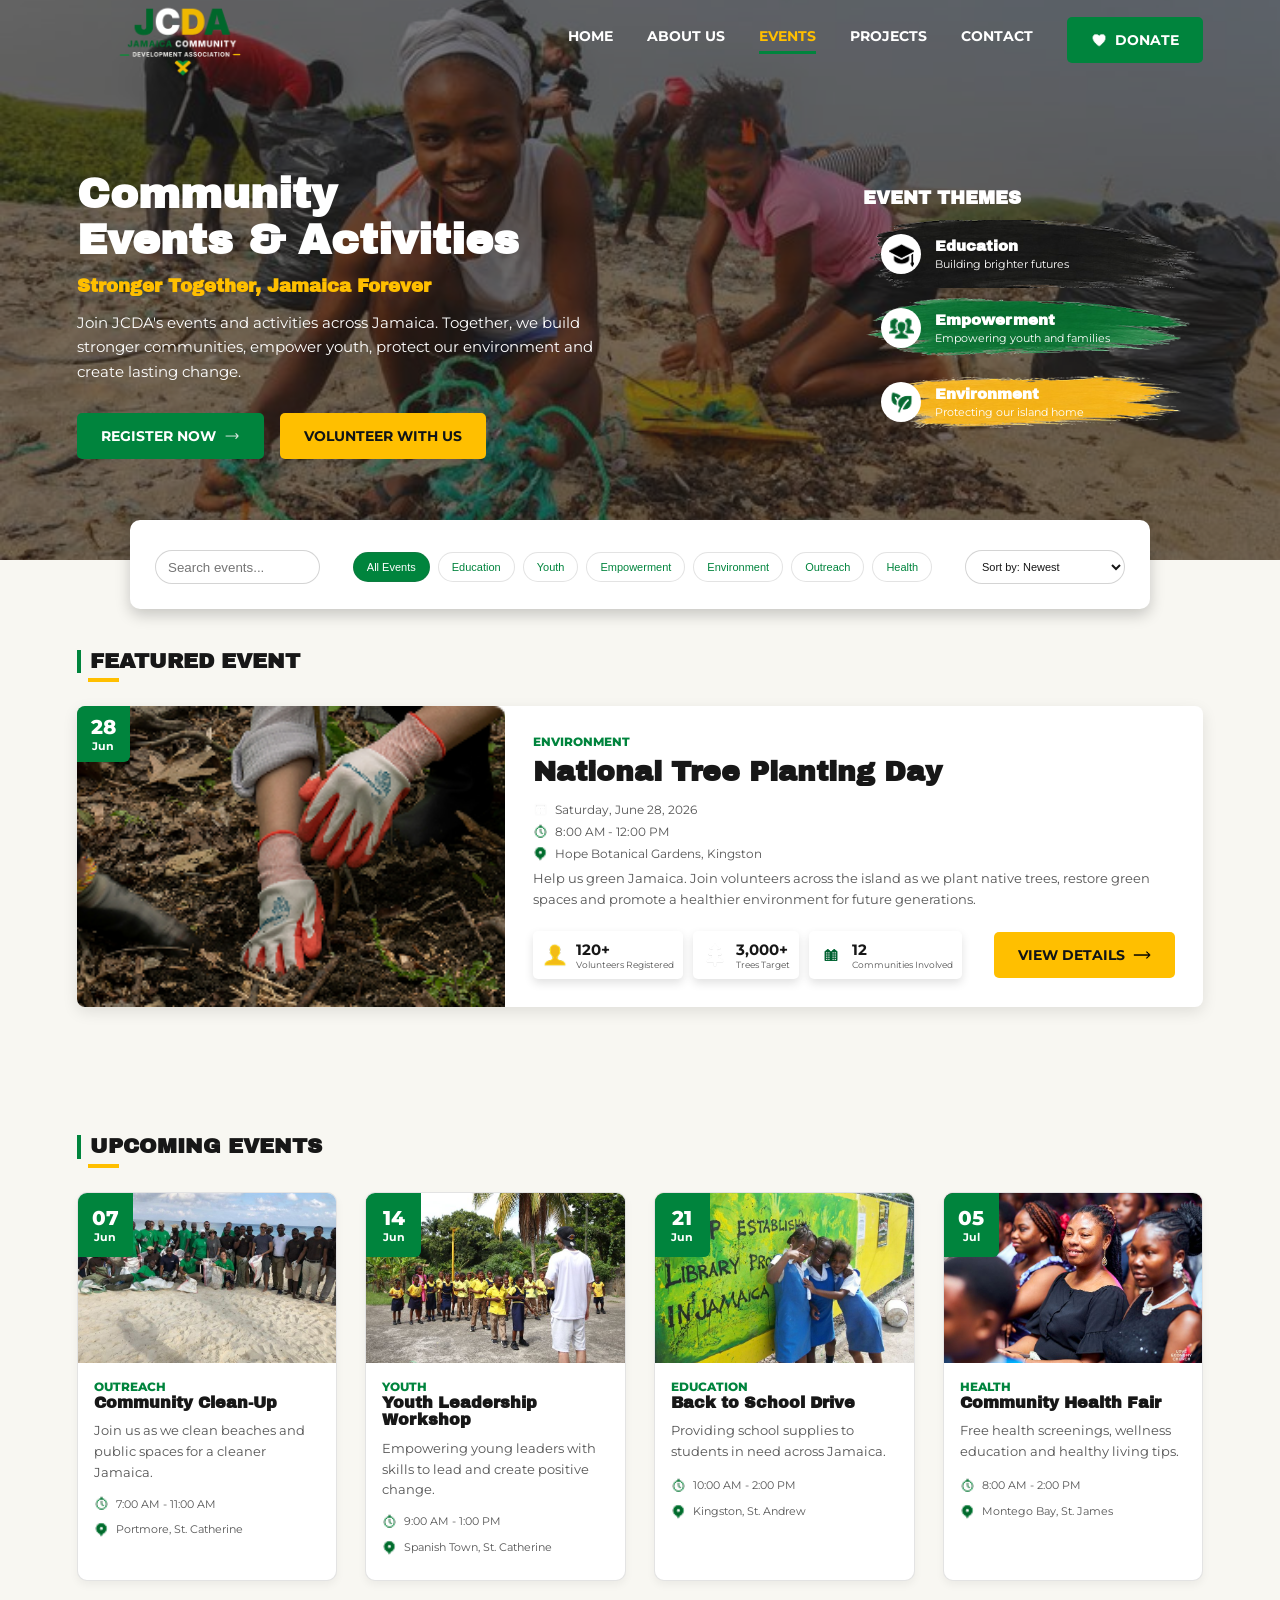
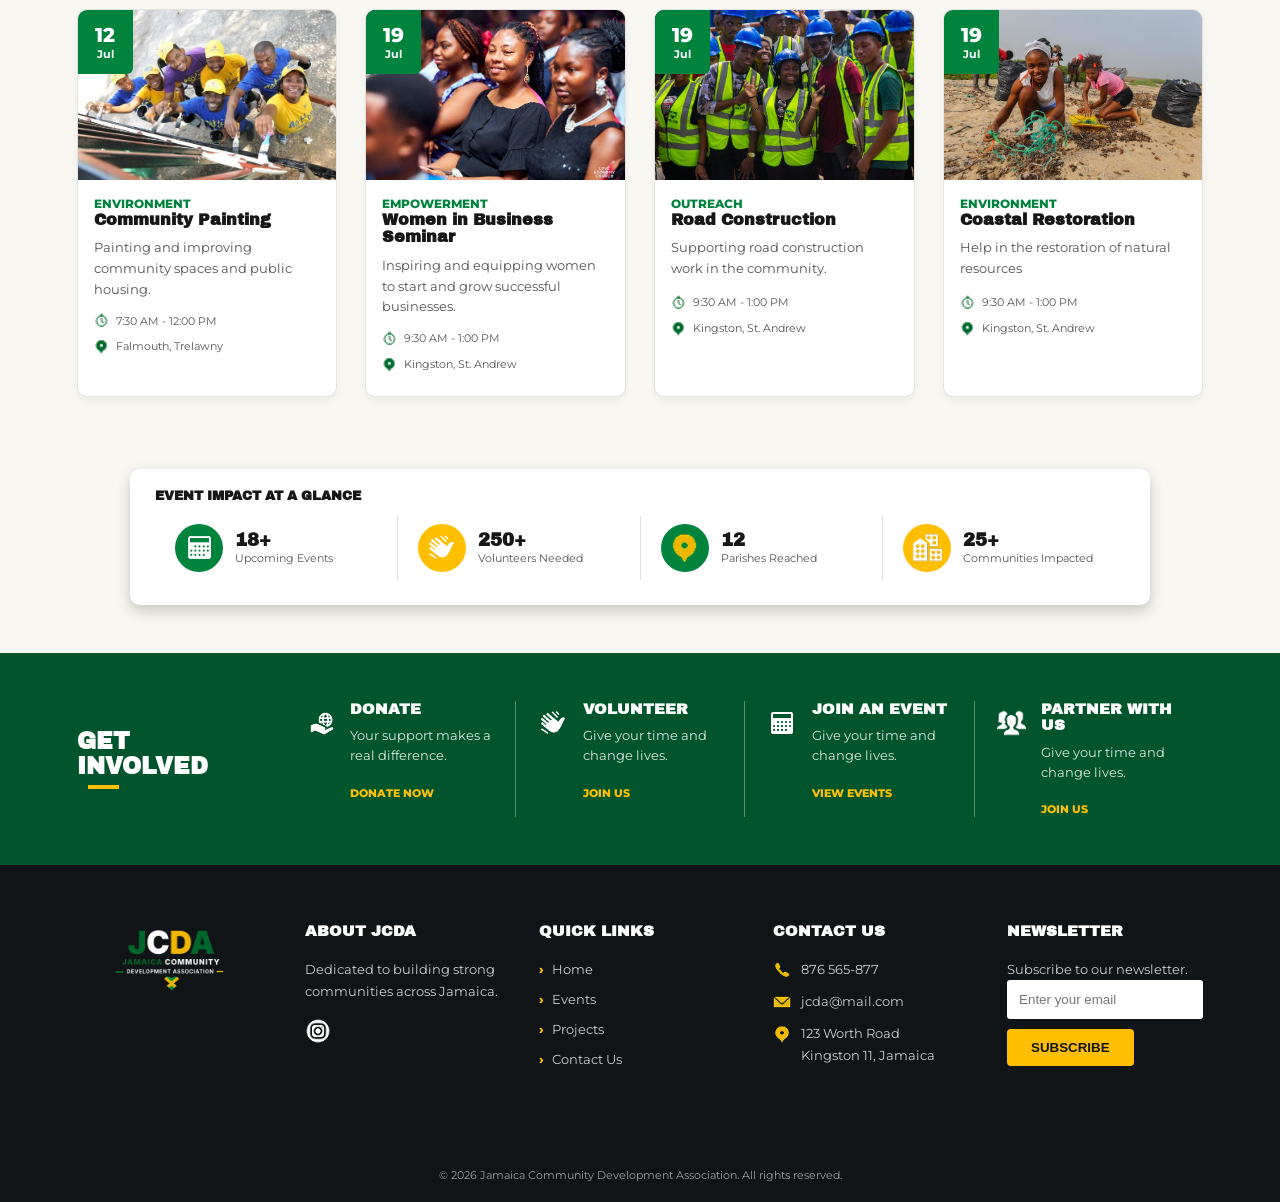
<file: events.html>
<!DOCTYPE html>
<html lang="en">

<head>
    <meta charset="UTF-8">
    <meta name="viewport" content="width=device-width, initial-scale=1.0">
    <meta name="description"
        content="Explore upcoming community events hosted by the Jamaica Community Development Association.">
    <title>Events | JCDA</title>
    <link rel="stylesheet" href="css/style.css">
    <link rel="icon" href="images/jcda-logo.png" type="image/png">
</head>

<body class="events-page">
    <header class="header-bg events-header-bg">
        <div class="overlay"></div>
        <div class="hero-content">
            <div class="nav-content">
                <div class="logo"><a href="index.html"><img src="images/jcda-logo.png"
                            alt="Jamaica Community Development Association logo"></a></div>
                <nav class="nav-menu" aria-label="Main navigation">
                    <ul class="nav-list">
                        <li class="nav-items"><a class="nav-links" href="index.html">Home</a></li>
                        <li class="nav-items"><a class="nav-links" href="about.html">About Us</a></li>
                        <li class="nav-items"><a class="nav-links active" href="events.html">Events</a></li>
                        <li class="nav-items"><a class="nav-links" href="projects-gallery.html">Projects</a></li>
                        <li class="nav-items"><a class="nav-links" href="contact.html">Contact</a></li>
                        <li class="nav-items"><a class="btn btn primary-btn" href="contact.html"><img
                                    src="images/icons/Heart.png" alt="">Donate</a></li>
                    </ul>
                </nav>
            </div>
            <div class="events-hero">
                <div class="events-hero-text">
                    <h1>Community<br>Events &amp; Activities</h1>
                    <h2>Stronger Together, Jamaica Forever</h2>
                    <p>Join JCDA's events and activities across Jamaica. Together, we build stronger communities,
                        empower youth, protect our environment and create lasting change.</p>
                    <div class="hero-btn">
                        <a href="contact.html" class="btn primary-btn">Register Now <img
                                src="images/icons/right_arrow_right.png" alt=""></a>
                        <a href="contact.html" class="btn secondary-btn">Volunteer With Us</a>
                    </div>
                </div>
                <div class="event-theme-content">
                    <h2>Event Themes</h2>
                    <article class="event-theme-items event-theme-education">
                        <div class="event-theme-icon"><img src="images/icons/educate-icon.png" alt=""></div>
                        <div class="event-theme-text">
                            <h3>Education</h3>
                            <p>Building brighter futures</p>
                        </div>
                    </article>
                    <article class="event-theme-items event-theme-empowerment">
                        <div class="event-theme-icon"><img src="images/icons/empower-icon.png" alt=""></div>
                        <div class="event-theme-text">
                            <h3>Empowerment</h3>
                            <p>Empowering youth and families</p>
                        </div>
                    </article>
                    <article class="event-theme-items event-theme-environment">
                        <div class="event-theme-icon"><img src="images/icons/environment-icon.png" alt=""></div>
                        <div class="event-theme-text">
                            <h3>Environment</h3>
                            <p>Protecting our island home</p>
                        </div>
                    </article>
                </div>
            </div>
        </div>
    </header>

    <main>
        <section class="featured-event-section">
            <div class="section-content">
                <div class="section-heading">
                    <h2>Featured Event</h2>
                    <div class="heading-underline"></div>
                </div>
                <article class="featured-event-card" data-category="environment" data-date="2026-06-28">
                    <div class="featured-event-image"><img src="images/community-tree-planting.png"
                            alt="Tree planting volunteers">
                        <div class="featured-event-date"><span>28</span><small>Jun</small></div>
                    </div>
                    <div class="featured-event-content">
                        <p class="event-category">Environment</p>
                        <h3>National Tree Planting Day</h3>
                        <div class="featured-event-details">
                            <p><img src="images/icons/Calendar.png" alt=""> Saturday, June 28, 2026</p>
                            <p><img src="images/icons/Pocket Watch.png" alt=""> 8:00 AM - 12:00 PM</p>
                            <p><img src="images/icons/Location.png" alt=""> Hope Botanical Gardens, Kingston</p>
                        </div>
                        <p class="featured-event-description">Help us green Jamaica. Join volunteers across the island
                            as we plant native trees, restore green spaces and promote a healthier environment for
                            future generations.</p>
                        <div class="featured-event-footer">
                            <div class="featured-event-stats">
                                <article class="event-stat-items"><img src="images/icons/volunteers-icon.png" alt="">
                                    <div>
                                        <h4>120+</h4>
                                        <p>Volunteers Registered</p>
                                    </div>
                                </article>
                                <article class="event-stat-items"><img src="images/icons/trees-planted-icon.png" alt="">
                                    <div>
                                        <h4>3,000+</h4>
                                        <p>Trees Target</p>
                                    </div>
                                </article>
                                <article class="event-stat-items"><img src="images/icons/communities-reached-icon.png"
                                        alt="">
                                    <div>
                                        <h4>12</h4>
                                        <p>Communities Involved</p>
                                    </div>
                                </article>
                            </div><a href="events.html" class="btn secondary-btn">View Details <img
                                    src="images/icons/black_arrow.png" alt=""></a>
                        </div>
                    </div>
                </article>
            </div>
        </section>

        <section class="event-filter-section">
            <div class="section-content event-filter-content">
                <div class="event-search"><label for="event-search" class="screen-filter">Search events</label><input
                        type="search" id="event-search" name="event-search" placeholder="Search events..."></div>
                <div class="event-filter-list">
                    <button type="button" class="filter-btn active" data-category="all">All Events</button>
                    <button type="button" class="filter-btn" data-category="education">Education</button>
                    <button type="button" class="filter-btn" data-category="youth">Youth</button>
                    <button type="button" class="filter-btn" data-category="empowerment">Empowerment</button>
                    <button type="button" class="filter-btn" data-category="environment">Environment</button>
                    <button type="button" class="filter-btn" data-category="outreach">Outreach</button>
                    <button type="button" class="filter-btn" data-category="health">Health</button>
                </div>
                <div class="event-sort"><label for="event-sort" class="screen-filter">Sort events</label><select id="event-sort" name="event-sort">
                        <option value="newest">Sort by: Newest</option>
                        <option value="oldest">Sort by: Oldest</option>
                        <option value="title">Sort by: Title</option></select></div>
            </div>
        </section>

        <section class="upcoming-events-section" id="upcoming-events">
            <div class="section-content">
                <div class="section-heading">
                    <h2>Upcoming Events</h2>
                    <div class="heading-underline"></div>
                </div>
                <div class="upcoming-event-list">
                    <article class="upcoming-event-card" data-category="outreach" data-date="2026-06-07">
                        <div class="upcoming-event-image"><img src="images/beach-cleanup-jm.jpg"
                                alt="Beach cleanup volunteers">
                            <div class="event-date"><span>07</span><small>Jun</small></div>
                        </div>
                        <div class="upcoming-event-content">
                            <p class="event-category">Outreach</p>
                            <h3>Community Clean-Up</h3>
                            <p class="event-description">Join us as we clean beaches and public spaces for a cleaner
                                Jamaica.</p>
                            <p class="event-time"><img src="images/icons/Pocket Watch.png" alt=""> 7:00 AM - 11:00 AM
                            </p>
                            <p class="event-location"><img src="images/icons/Location.png" alt=""> Portmore, St.
                                Catherine</p>
                        </div>
                    </article>
                    <article class="upcoming-event-card" data-category="youth" data-date="2026-06-14">
                        <div class="upcoming-event-image"><img src="images/sports-development.jpg"
                                alt="Youth sports development">
                            <div class="event-date"><span>14</span><small>Jun</small></div>
                        </div>
                        <div class="upcoming-event-content">
                            <p class="event-category">Youth</p>
                            <h3>Youth Leadership Workshop</h3>
                            <p class="event-description">Empowering young leaders with skills to lead and create
                                positive change.</p>
                            <p class="event-time"><img src="images/icons/Pocket Watch.png" alt=""> 9:00 AM - 1:00 PM</p>
                            <p class="event-location"><img src="images/icons/Location.png" alt=""> Spanish Town, St.
                                Catherine</p>
                        </div>
                    </article>
                    <article class="upcoming-event-card" data-category="education" data-date="2026-06-21">
                        <div class="upcoming-event-image"><img src="images/school-library.jpg"
                                alt="School library project">
                            <div class="event-date"><span>21</span><small>Jun</small></div>
                        </div>
                        <div class="upcoming-event-content">
                            <p class="event-category">Education</p>
                            <h3>Back to School Drive</h3>
                            <p class="event-description">Providing school supplies to students in need across Jamaica.
                            </p>
                            <p class="event-time"><img src="images/icons/Pocket Watch.png" alt=""> 10:00 AM - 2:00 PM
                            </p>
                            <p class="event-location"><img src="images/icons/Location.png" alt=""> Kingston, St. Andrew
                            </p>
                        </div>
                    </article>
                    <article class="upcoming-event-card" data-category="health" data-date="2026-07-05">
                        <div class="upcoming-event-image"><img src="images/women-event.jpg"
                                alt="Community event attendees">
                            <div class="event-date"><span>05</span><small>Jul</small></div>
                        </div>
                        <div class="upcoming-event-content">
                            <p class="event-category">Health</p>
                            <h3>Community Health Fair</h3>
                            <p class="event-description">Free health screenings, wellness education and healthy living
                                tips.</p>
                            <p class="event-time"><img src="images/icons/Pocket Watch.png" alt=""> 8:00 AM - 2:00 PM</p>
                            <p class="event-location"><img src="images/icons/Location.png" alt=""> Montego Bay, St.
                                James</p>
                        </div>
                    </article>
                    <article class="upcoming-event-card" data-category="environment" data-date="2026-07-12">
                        <div class="upcoming-event-image"><img src="images/community-painting.jpg"
                                alt="Community painting volunteers">
                            <div class="event-date"><span>12</span><small>Jul</small></div>
                        </div>
                        <div class="upcoming-event-content">
                            <p class="event-category">Environment</p>
                            <h3>Community Painting</h3>
                            <p class="event-description">Painting and improving community spaces and public housing.
                            </p>
                            <p class="event-time"><img src="images/icons/Pocket Watch.png" alt=""> 7:30 AM - 12:00 PM
                            </p>
                            <p class="event-location"><img src="images/icons/Location.png" alt=""> Falmouth, Trelawny
                            </p>
                        </div>
                    </article>
                    <article class="upcoming-event-card" data-category="empowerment" data-date="2026-07-19">
                        <div class="upcoming-event-image"><img src="images/women-event.jpg"
                                alt="Women at a community event">
                            <div class="event-date"><span>19</span><small>Jul</small></div>
                        </div>
                        <div class="upcoming-event-content">
                            <p class="event-category">Empowerment</p>
                            <h3>Women in Business Seminar</h3>
                            <p class="event-description">Inspiring and equipping women to start and grow successful
                                businesses.</p>
                            <p class="event-time"><img src="images/icons/Pocket Watch.png" alt=""> 9:30 AM - 1:00 PM</p>
                            <p class="event-location"><img src="images/icons/Location.png" alt=""> Kingston, St. Andrew
                            </p>
                        </div>
                    </article>
                    <article class="upcoming-event-card" data-category="outreach" data-date="2026-07-19">
                        <div class="upcoming-event-image"><img src="images/youth-training.jpg"
                                alt="Youth construction training">
                            <div class="event-date"><span>19</span><small>Jul</small></div>
                        </div>
                        <div class="upcoming-event-content">
                            <p class="event-category">Outreach</p>
                            <h3>Road Construction</h3>
                            <p class="event-description">Supporting road construction work in the community.</p>
                            <p class="event-time"><img src="images/icons/Pocket Watch.png" alt=""> 9:30 AM - 1:00 PM</p>
                            <p class="event-location"><img src="images/icons/Location.png" alt=""> Kingston, St. Andrew
                            </p>
                        </div>
                    </article>
                    <article class="upcoming-event-card" data-category="environment" data-date="2026-07-19">
                        <div class="upcoming-event-image"><img src="images/coastal-cleanup.jpg"
                                alt="Coastal cleanup volunteers">
                            <div class="event-date"><span>19</span><small>Jul</small></div>
                        </div>
                        <div class="upcoming-event-content">
                            <p class="event-category">Environment</p>
                            <h3>Coastal Restoration</h3>
                            <p class="event-description">Help in the restoration of natural resources</p>
                            <p class="event-time"><img src="images/icons/Pocket Watch.png" alt=""> 9:30 AM - 1:00 PM</p>
                            <p class="event-location"><img src="images/icons/Location.png" alt=""> Kingston, St. Andrew
                            </p>
                        </div>
                    </article>
                </div>
            </div>
        </section>

        <section class="event-impact-section">
            <div class="section-content event-impact-content">
                <h2>Event Impact at a Glance</h2>
                <div class="event-impact-list">
                    <article class="event-impact-items">
                        <div class="impact-icon green-icon"><img src="images/icons/Calendar.png" alt=""></div>
                        <div>
                            <h3>18+</h3>
                            <p>Upcoming Events</p>
                        </div>
                    </article>
                    <article class="event-impact-items">
                        <div class="impact-icon gold-icon-color"><img src="images/icons/volunteer-hands-icon.png"
                                alt=""></div>
                        <div>
                            <h3>250+</h3>
                            <p>Volunteers Needed</p>
                        </div>
                    </article>
                    <article class="event-impact-items">
                        <div class="impact-icon green-icon"><img src="images/icons/Location_yello.png" alt=""></div>
                        <div>
                            <h3>12</h3>
                            <p>Parishes Reached</p>
                        </div>
                    </article>
                    <article class="event-impact-items">
                        <div class="impact-icon gold-icon-color"><img src="images/icons/Downtown_white.png"
                                alt=""></div>
                        <div>
                            <h3>25+</h3>
                            <p>Communities Impacted</p>
                        </div>
                    </article>
                </div>
            </div>
        </section>

        <section class="involved-section">
            <div class="section-content involved-content">
                <div class="involved-heading">
                    <h2>Get Involved</h2>
                    <div class="heading-underline"></div>
                </div>
                <div class="involved-list">
                    <article class="involved-items">
                        <div class="involved-icon"><img src="images/icons/donate-icon.png" alt=""></div>
                        <div class="involved-text">
                            <h3>Donate</h3>
                            <p>Your support makes a real difference.</p><a href="contact.html"
                                class="involved-link">Donate Now</a>
                        </div>
                    </article>
                    <article class="involved-items">
                        <div class="involved-icon"><img src="images/icons/volunteer-hands-icon.png" alt=""></div>
                        <div class="involved-text">
                            <h3>Volunteer</h3>
                            <p>Give your time and change lives.</p><a href="contact.html" class="involved-link">Join
                                Us</a>
                        </div>
                    </article>
                    <article class="involved-items">
                        <div class="involved-icon"><img src="images/icons/Calendar.png" alt=""></div>
                        <div class="involved-text">
                            <h3>Join an Event</h3>
                            <p>Give your time and change lives.</p><a href="#upcoming-events" class="involved-link">View
                                Events</a>
                        </div>
                    </article>
                    <article class="involved-items">
                        <div class="involved-icon"><img src="images/icons/people-white-icon.png" alt=""></div>
                        <div class="involved-text">
                            <h3>Partner With Us</h3>
                            <p>Give your time and change lives.</p><a href="contact.html" class="involved-link">Join
                                Us</a>
                        </div>
                    </article>
                </div>
            </div>
        </section>
    </main>

    <footer class="footer-section">
        <div class="section-content footer-content">
            <div class="footer-logo"><a href="index.html"><img src="images/jcda-logo.png"
                        alt="Jamaica Community Development Association logo"></a></div>
            <div class="footer-items">
                <h2>About JCDA</h2>
                <p>Dedicated to building strong communities across Jamaica.</p>
                <div class="social-links"><a
                        href="https://www.instagram.com/jcda_project/" target="_blank" rel="noopener noreferrer" aria-label="JCDA Instagram page"><img
                            src="images/icons/Instagram Circle.png" alt="Instagram"></a></div>
            </div>
            <div class="footer-items">
                <h2>Quick Links</h2>
                <ul class="footer-list">
                    <li><a href="index.html">Home</a></li>
                    <li><a href="events.html">Events</a></li>
                    <li><a href="projects-gallery.html">Projects</a></li>
                    <li><a href="contact.html">Contact Us</a></li>
                </ul>
            </div>
            <div class="footer-items">
                <h2>Contact Us</h2>
                <address class="contact-list">
                    <p><img src="images/icons/Phone.png" alt="Phone"><a href="tel:1876565877">876 565-877</a></p>
                    <p><img src="images/icons/Email.png" alt="Email"><a href="mailto:jcda@mail.com">jcda@mail.com</a>
                    </p>
                    <p><img src="images/icons/Location_yello.png" alt="Location">123 Worth Road<br>Kingston 11, Jamaica
                    </p>
                </address>
            </div>
            <div class="footer-items">
                <h2>Newsletter</h2>
                <p>Subscribe to our newsletter.</p>
                <form class="newsletter-form"><label for="newsletter-email" class="screen-filter">Email
                        address</label><input type="email" id="newsletter-email" name="newsletter-email" placeholder="Enter your email"
                        required><button type="submit" class="subscribe-btn">Subscribe</button><p class="form-feedback" aria-live="polite"></p></form>
            </div>
        </div>
        <div class="footer-bottom">
            <p>&copy; 2026 Jamaica Community Development Association. All rights reserved.</p>
        </div>
    </footer>
    <script src="js/script.js"></script>
</body>

</html>
</file>
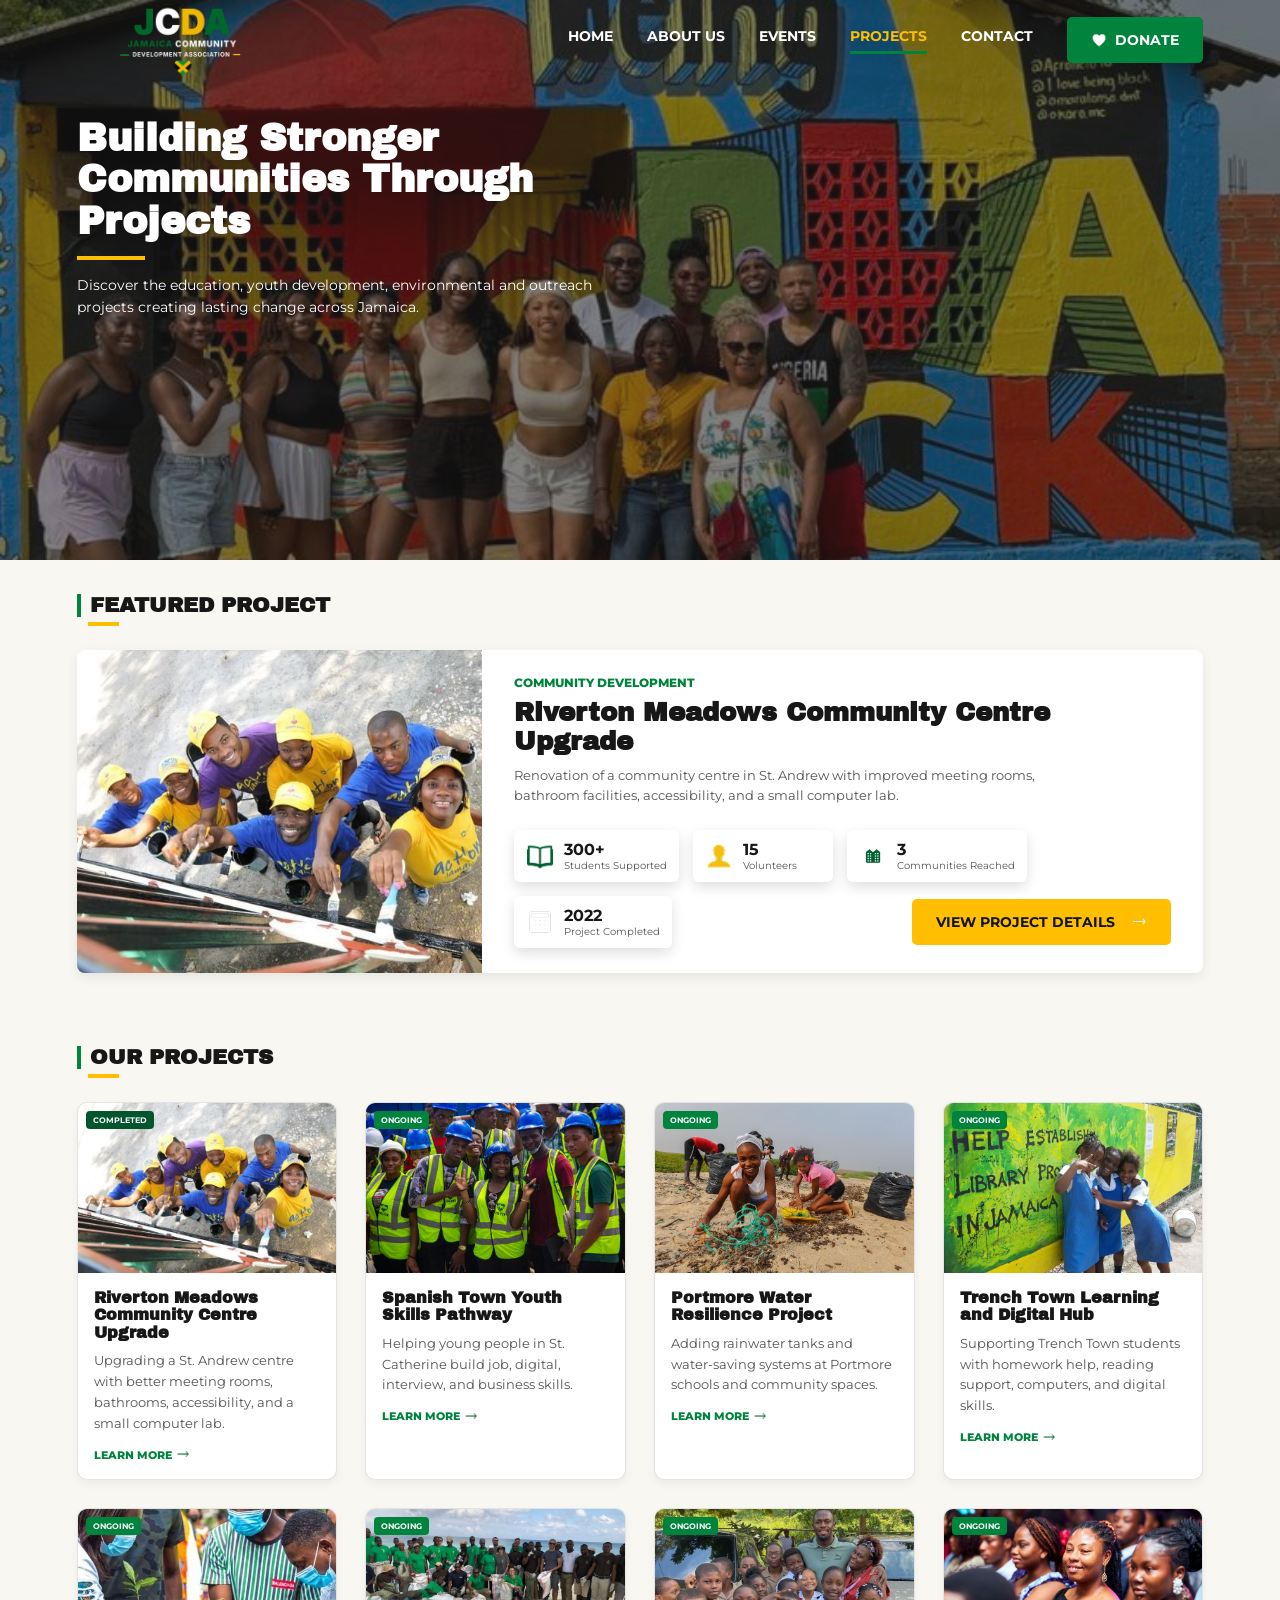
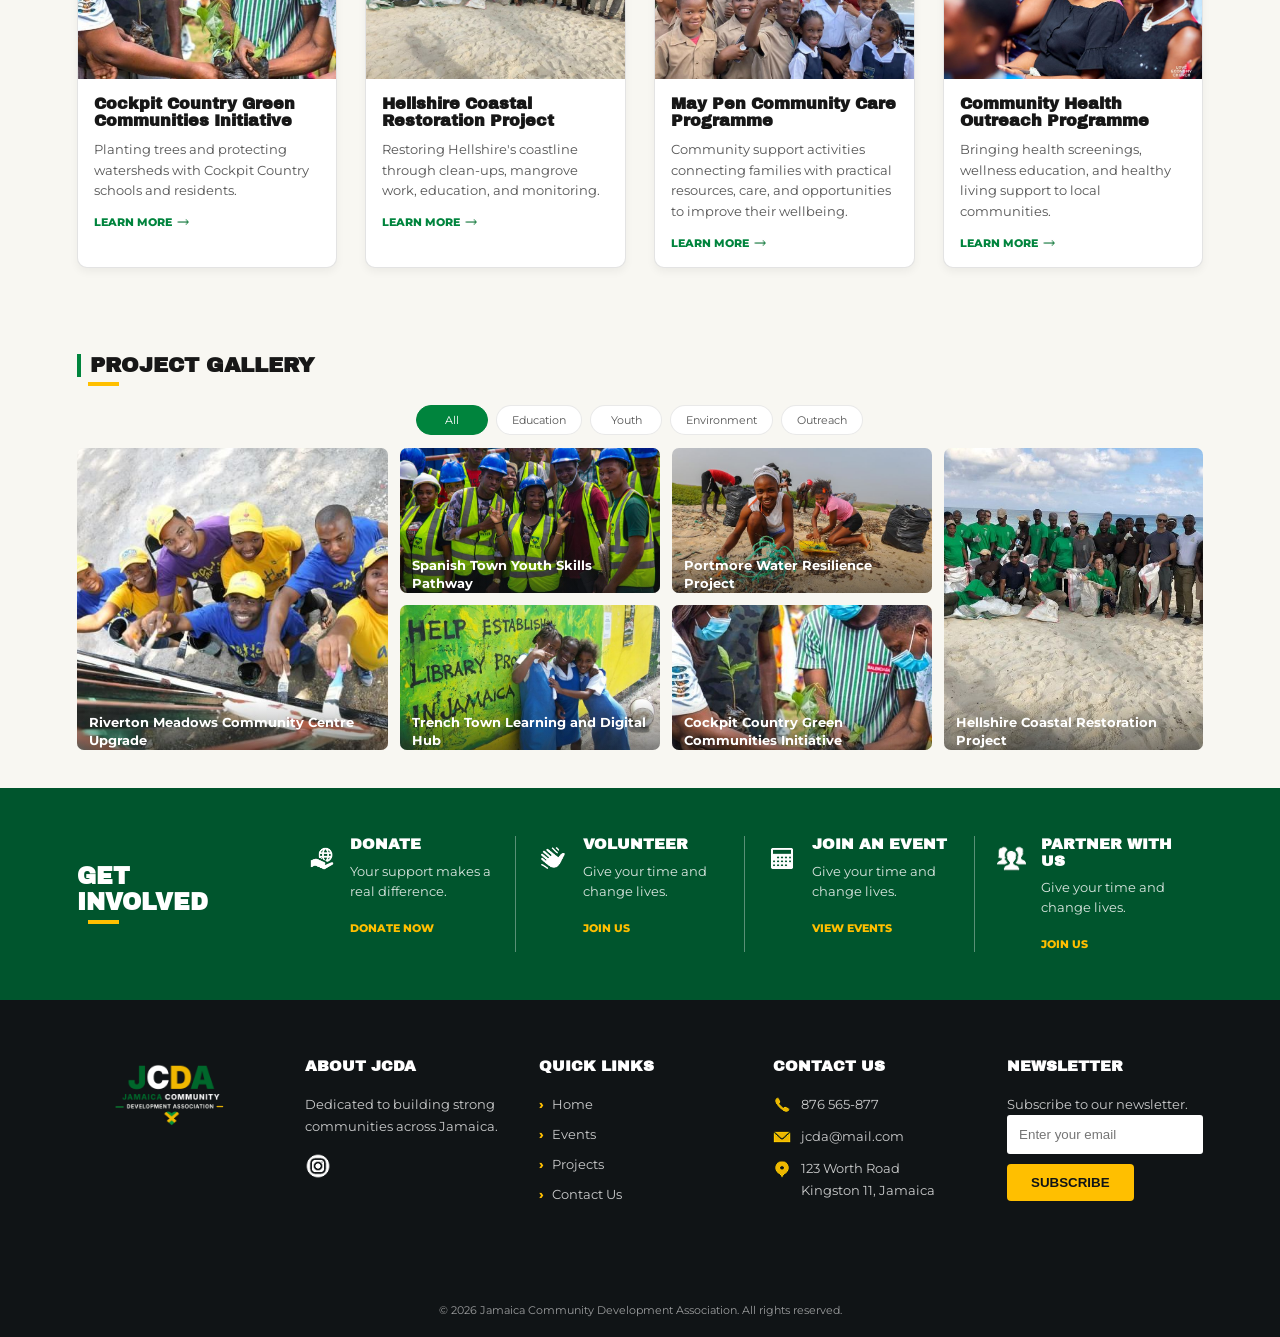
<file: projects-gallery.html>
<!DOCTYPE html>
<html lang="en">

<head>
    <meta charset="UTF-8">
    <meta name="viewport" content="width=device-width, initial-scale=1.0">
    <meta name="description" content="Explore JCDA projects building stronger communities across Jamaica.">
    <title>Projects | JCDA</title>
    <link rel="stylesheet" href="css/style.css">
    <link rel="icon" href="images/jcda-logo.png" type="image/png">
</head>

<body class="projects-page">

    <header class="header-bg projects-header-bg">
        <div class="overlay"></div>
        <div class="hero-content">
            <div class="nav-content">
                <div class="logo">
                    <a href="index.html">
                        <img src="images/jcda-logo.png" alt="Jamaica Community Development Association logo">
                    </a>
                </div>
                <nav class="nav-menu" aria-label="Main navigation">
                    <ul class="nav-list">
                        <li class="nav-items"><a class="nav-links" href="index.html">Home</a></li>
                        <li class="nav-items"><a class="nav-links" href="about.html">About Us</a></li>
                        <li class="nav-items"><a class="nav-links" href="events.html">Events</a></li>
                        <li class="nav-items"><a class="nav-links active" href="projects-gallery.html">Projects</a></li>
                        <li class="nav-items"><a class="nav-links" href="contact.html">Contact</a></li>
                        <li class="nav-items"><a class="btn btn primary-btn" href="contact.html"><img
                                    src="images/icons/Heart.png" alt="">Donate</a></li>
                    </ul>
                </nav>
            </div>
            <div class="projects-hero">
                <h1>Building Stronger<br>Communities Through Projects</h1>
                <p>Discover the education, youth development, environmental and outreach projects creating lasting
                    change across Jamaica.</p>
            </div>
        </div>
    </header>

    <main>
        <section class="projects-featured-section">
            <div class="section-content">
                <div class="section-heading">
                    <h2>Featured Project</h2>
                    <div class="heading-underline"></div>
                </div>

                <article class="featured-project projects-featured-card">
                    <div class="featured-image projects-featured-image">
                        <img src="images/community-painting.jpg" alt="Community centre upgrade">
                    </div>
                    <div class="featured-content projects-featured-content">
                        <p class="featured-label">Community Development</p>
                        <h3>Riverton Meadows Community Centre Upgrade</h3>
                        <p class="featured-description">Renovation of a community centre in St. Andrew with improved
                            meeting rooms, bathroom facilities, accessibility, and a small computer lab.</p>
                        <div class="project-stat-list">
                            <article class="project-stat-items">
                                <img src="images/icons/students-supported-icon.png" alt="">
                                <div>
                                    <h4>300+</h4>
                                    <p>Students Supported</p>
                                </div>
                            </article>
                            <article class="project-stat-items">
                                <img src="images/icons/volunteers-icon.png" alt="">
                                <div>
                                    <h4>15</h4>
                                    <p>Volunteers</p>
                                </div>
                            </article>
                            <article class="project-stat-items">
                                <img src="images/icons/communities-reached-icon.png" alt="">
                                <div>
                                    <h4>3</h4>
                                    <p>Communities Reached</p>
                                </div>
                            </article>
                            <article class="project-stat-items">
                                <img src="images/icons/Calendar.png" alt="">
                                <div>
                                    <h4>2022</h4>
                                    <p>Project Completed</p>
                                </div>
                            </article>
                            <a class="btn secondary-btn project-btn" href="#project-list">View Project Details <img
                                    src="images/icons/right_arrow_right.png" alt=""></a>
                        </div>
                    </div>
                </article>
            </div>
        </section>

        <section class="projects-list-section" id="project-list">
            <div class="section-content">
                <div class="section-heading">
                    <h2>Our Projects</h2>
                    <div class="heading-underline"></div>
                </div>

                <div class="projects-card-list">
                    <article class="event-card project-card">
                        <div class="event-image project-card-image"><img src="images/community-painting.jpg"
                                alt="Riverton Meadows Community Centre"><span class="completed">Completed</span></div>
                        <div class="event-content project-card-content">
                            <h3>Riverton Meadows Community Centre Upgrade</h3>
                            <p>Upgrading a St. Andrew centre with better meeting rooms, bathrooms, accessibility, and a
                                small computer lab.</p><a class="learn-link" href="#project-list">Learn More</a>
                        </div>
                    </article>
                    <article class="event-card project-card">
                        <div class="event-image project-card-image"><img src="images/youth-training.jpg"
                                alt="Spanish Town youth skills programme"><span>Ongoing</span></div>
                        <div class="event-content project-card-content">
                            <h3>Spanish Town Youth Skills Pathway</h3>
                            <p>Helping young people in St. Catherine build job, digital, interview, and business skills.
                            </p><a class="learn-link" href="#project-list">Learn More</a>
                        </div>
                    </article>
                    <article class="event-card project-card">
                        <div class="event-image project-card-image"><img src="images/coastal-cleanup.jpg"
                                alt="Portmore water resilience project"><span>Ongoing</span></div>
                        <div class="event-content project-card-content">
                            <h3>Portmore Water Resilience Project</h3>
                            <p>Adding rainwater tanks and water-saving systems at Portmore schools and community spaces.
                            </p><a class="learn-link" href="#project-list">Learn More</a>
                        </div>
                    </article>
                    <article class="event-card project-card">
                        <div class="event-image project-card-image"><img src="images/school-library.jpg"
                                alt="Trench Town Learning and Digital Hub"><span>Ongoing</span></div>
                        <div class="event-content project-card-content">
                            <h3>Trench Town Learning and Digital Hub</h3>
                            <p>Supporting Trench Town students with homework help, reading support, computers, and
                                digital skills.</p><a class="learn-link" href="#project-list">Learn More</a>
                        </div>
                    </article>
                    <article class="event-card project-card">
                        <div class="event-image project-card-image"><img src="images/tree-planting.jpg"
                                alt="Cockpit Country green communities initiative"><span>Ongoing</span></div>
                        <div class="event-content project-card-content">
                            <h3>Cockpit Country Green Communities Initiative</h3>
                            <p>Planting trees and protecting watersheds with Cockpit Country schools and residents.</p>
                            <a class="learn-link" href="#project-list">Learn More</a>
                        </div>
                    </article>
                    <article class="event-card project-card">
                        <div class="event-image project-card-image"><img src="images/beach-cleanup-jm.jpg"
                                alt="Hellshire coastal restoration project"><span>Ongoing</span></div>
                        <div class="event-content project-card-content">
                            <h3>Hellshire Coastal Restoration Project</h3>
                            <p>Restoring Hellshire's coastline through clean-ups, mangrove work, education, and
                                monitoring.</p><a class="learn-link" href="#project-list">Learn More</a>
                        </div>
                    </article>
                    <article class="event-card project-card">
                        <div class="event-image project-card-image"><img src="images/school-support.jpg"
                                alt="May Pen community care programme"><span>Ongoing</span></div>
                        <div class="event-content project-card-content">
                            <h3>May Pen Community Care Programme</h3>
                            <p>Community support activities connecting families with practical resources, care, and
                                opportunities to improve their wellbeing.</p><a class="learn-link"
                                href="#project-list">Learn More</a>
                        </div>
                    </article>
                    <article class="event-card project-card">
                        <div class="event-image project-card-image"><img src="images/women-event.jpg"
                                alt="Community health outreach programme"><span>Ongoing</span></div>
                        <div class="event-content project-card-content">
                            <h3>Community Health Outreach Programme</h3>
                            <p>Bringing health screenings, wellness education, and healthy living support to local
                                communities.</p><a class="learn-link" href="#project-list">Learn More</a>
                        </div>
                    </article>
                </div>
            </div>
        </section>

        <section class="project-gallery-section">
            <div class="section-content">
                <div class="section-heading">
                    <h2>Project Gallery</h2>
                    <div class="heading-underline"></div>
                </div>

                <div class="project-filter-list" aria-label="Filter project gallery">
                    <button class="project-filter-btn active" type="button" data-category="all">All</button>
                    <button class="project-filter-btn" type="button" data-category="education">Education</button>
                    <button class="project-filter-btn" type="button" data-category="youth">Youth</button>
                    <button class="project-filter-btn" type="button" data-category="environment">Environment</button>
                    <button class="project-filter-btn" type="button" data-category="outreach">Outreach</button>
                </div>

                <div class="project-gallery-list">
                    <figure tabindex="0" data-category="outreach"><img src="images/community-painting.jpg" alt="Centre renovation">
                        <figcaption><strong>Riverton Meadows Community Centre Upgrade</strong><span>Better rooms,
                                bathrooms, accessibility, and a small computer lab.</span></figcaption>
                    </figure>
                    <figure tabindex="0" data-category="youth"><img src="images/youth-training.jpg" alt="Youth training">
                        <figcaption><strong>Spanish Town Youth Skills Pathway</strong><span>Job, digital, interview, and
                                business skills for young people.</span></figcaption>
                    </figure>
                    <figure tabindex="0" data-category="environment"><img src="images/coastal-cleanup.jpg" alt="Water resilience">
                        <figcaption><strong>Portmore Water Resilience Project</strong><span>Rainwater tanks and
                                water-saving systems for schools and facilities.</span></figcaption>
                    </figure>
                    <figure tabindex="0" data-category="education"><img src="images/school-library.jpg" alt="Digital learning hub">
                        <figcaption><strong>Trench Town Learning and Digital Hub</strong><span>Homework, reading,
                                computer access, and digital-skills support.</span></figcaption>
                    </figure>
                    <figure tabindex="0" data-category="environment"><img src="images/tree-planting.jpg" alt="Tree planting">
                        <figcaption><strong>Cockpit Country Green Communities Initiative</strong><span>Tree planting and
                                watershed protection with local schools and residents.</span></figcaption>
                    </figure>
                    <figure tabindex="0" data-category="environment"><img src="images/beach-cleanup-jm.jpg" alt="Coastal restoration">
                        <figcaption><strong>Hellshire Coastal Restoration Project</strong><span>Coastal clean-ups,
                                mangrove restoration, education, and monitoring.</span></figcaption>
                    </figure>
                </div>
            </div>
        </section>

        <section class="involved-section">
            <div class="section-content involved-content">
                <div class="involved-heading">
                    <h2>Get Involved</h2>
                    <div class="heading-underline"></div>
                </div>
                <div class="involved-list">
                    <article class="involved-items">
                        <div class="involved-icon"><img src="images/icons/donate-icon.png" alt=""></div>
                        <div class="involved-text">
                            <h3>Donate</h3>
                            <p>Your support makes a real difference.</p><a href="contact.html"
                                class="involved-link">Donate Now</a>
                        </div>
                    </article>
                    <article class="involved-items">
                        <div class="involved-icon"><img src="images/icons/volunteer-hands-icon.png" alt=""></div>
                        <div class="involved-text">
                            <h3>Volunteer</h3>
                            <p>Give your time and change lives.</p><a href="contact.html" class="involved-link">Join
                                Us</a>
                        </div>
                    </article>
                    <article class="involved-items">
                        <div class="involved-icon"><img src="images/icons/Calendar.png" alt=""></div>
                        <div class="involved-text">
                            <h3>Join an Event</h3>
                            <p>Give your time and change lives.</p><a href="events.html" class="involved-link">View
                                Events</a>
                        </div>
                    </article>
                    <article class="involved-items">
                        <div class="involved-icon"><img src="images/icons/people-white-icon.png" alt=""></div>
                        <div class="involved-text">
                            <h3>Partner With Us</h3>
                            <p>Give your time and change lives.</p><a href="contact.html" class="involved-link">Join
                                Us</a>
                        </div>
                    </article>
                </div>
            </div>
        </section>
    </main>

    <footer class="footer-section">
        <div class="section-content footer-content">
            <div class="footer-logo"><a href="index.html"><img src="images/jcda-logo.png"
                        alt="Jamaica Community Development Association logo"></a></div>
            <div class="footer-items">
                <h2>About JCDA</h2>
                <p>Dedicated to building strong communities across Jamaica.</p>
                <div class="social-links"><a
                        href="https://www.instagram.com/jcda_project/" target="_blank" rel="noopener noreferrer" aria-label="JCDA Instagram page"><img
                            src="images/icons/Instagram Circle.png" alt="Instagram"></a></div>
            </div>
            <div class="footer-items">
                <h2>Quick Links</h2>
                <ul class="footer-list">
                    <li><a href="index.html">Home</a></li>
                    <li><a href="events.html">Events</a></li>
                    <li><a href="projects-gallery.html">Projects</a></li>
                    <li><a href="contact.html">Contact Us</a></li>
                </ul>
            </div>
            <div class="footer-items">
                <h2>Contact Us</h2>
                <address class="contact-list">
                    <p><img src="images/icons/Phone.png" alt="Phone"><a href="tel:1876565877">876 565-877</a></p>
                    <p><img src="images/icons/Email.png" alt="Email"><a href="mailto:jcda@mail.com">jcda@mail.com</a>
                    </p>
                    <p><img src="images/icons/Location_yello.png" alt="Location">123 Worth Road<br>Kingston 11, Jamaica
                    </p>
                </address>
            </div>
            <div class="footer-items">
                <h2>Newsletter</h2>
                <p>Subscribe to our newsletter.</p>
                <form class="newsletter-form"><label for="newsletter-email" class="screen-filter">Email
                        address</label><input type="email" id="newsletter-email" name="newsletter-email" placeholder="Enter your email"
                        required><button type="submit" class="subscribe-btn">Subscribe</button><p class="form-feedback" aria-live="polite"></p></form>
            </div>
        </div>
        <div class="footer-bottom">
            <p>&copy; 2026 Jamaica Community Development Association. All rights reserved.</p>
        </div>
    </footer>
    <script src="js/script.js"></script>
</body>

</html>
</file>
<file: css/style.css>
/* imported Google fonts */

/* GLOBAL STYLES */
@import url('https://fonts.googleapis.com/css2?family=Archivo+Black&family=Montserrat:wght@400;500;600;700&display=swap');


/* CSS Variables Declaration */
:root {
    --green-dark: #00552d;
    --primary-green: #00843d;
    --green-light: #159447;
    --gold: #ffbf00;
    --gold-dark: #d99f00;
    --gold-light: #ffc928;
    --off-white: #f8f7f2;
    --text-dark: #171717;
    --text-muted: #555555;
    --white: #ffffff;
    --black: #101416;
}

* {
    margin: 0;
    padding: 0;
    box-sizing: border-box;
    text-decoration: none;
}

html {
    scroll-behavior: smooth;
}


body {
    overflow-x: hidden;
    background-color: var(--off-white);
    color: var(--text-dark);
    font-family: 'Montserrat', Arial, sans-serif;
}

h1,
h2,
h3 {
    font-family: 'Archivo Black', Arial, sans-serif;
    line-height: 1.1;
}


img {
    max-width: 100%;
    display: block
}

ul {
    list-style: none
}

.section-content {
    width: 88%;
    max-width: 1180px;
    margin: 0 auto;
}

.header-bg {
    position: relative;
    width: 100%;
    min-height: 560px;
    background-image: url('../images/climate-agriculture.jpg');
    background-size: cover;
    background-repeat: no-repeat;
    background-position: center;
}

.heart-plane {
    position: absolute;
    top: 175px;
    right: 5%;
    z-index: 2;
    width: 52%;
}

/* Darken the background so text can be seen */

.header-bg .overlay {
    position: absolute;
    background-color: rgb(29, 29, 29, 0.55);
    top: 0;
    left: 0;
    width: 100%;
    height: 100%;
    z-index: 1;
}

.hero-content {
    position: relative;
    z-index: 3;
    width: 88%;
    max-width: 1180px;
    min-height: 560px;
    margin: 0 auto;
}

/* navbar styles */

.nav-content {
    padding-top: 20;
    display: flex;
    align-items: center;
    justify-content: space-between;
}

.logo img {
    width: 190px;
    height: auto;
}

.nav-menu {
    margin-left: auto;
}

.nav-list {
    display: flex;
    align-items: center;
    gap: 34px;
}

.nav-items {
    list-style: none;
}

.nav-links {
    list-style: none;
}

.nav-links {
    display: inline-block;
    color: var(--white);
    position: relative;
    text-transform: uppercase;
    padding-bottom: 6px;
    font-size: 14px;
    font-weight: 700;
    border-bottom: 3px solid transparent;
    transition: border-color 0.3 ease-in-out, color 0.3s ease-in-out;
}

/* hover effect on nav-link */

.nav-links:hover {
    color: var(--gold);
    border-bottom-color: var(--primary-green);

}

.active {
    color: var(--gold);
    border-bottom-color: var(--primary-green);
}

.hero {
    min-width: 500px;
    width: 470px;
    display: flex;
    flex-direction: column;
    justify-content: center;
    color: var(--primary-green);
}

.hero-text {
    color: var(--white);
    font-family: "Archivo Black", Arial, sans-serif;
    font-size: 42px;
    line-height: 1.08;
}

.hero-text span {
    display: block;
    color: var(--primary-green);
}


.underline {
    width: 68px;
    height: 4px;
    margin: 12px 0 22px;
    background-color: var(--gold);

}

.hero p {
    width: 450px;
    color: var(--white);
    font-size: 16px;
    line-height: 1.65;
}

.hero-btn {
    display: flex;
    gap: 16px;
    margin-top: 28px;

}

.btn {
    color: var(--white);
    padding: 14px 24px;
    border-radius: 5px;
    font-size: 14px;
    font-weight: 700;
    text-transform: uppercase;
    cursor: pointer;
    display: inline-block;
    transition: transform 0.3s ease, box-shadow 0.3s ease, background-color 0.3s ease;

}

.btn:hover {
    transform: translateY(-3px);
    box-shadow: 0 10px 20px rgb(0, 0, 0, 0.20);
}


.primary-btn {
    display: inline-flex;
    align-items: center;
    gap: 8px;
    background-color: var(--primary-green);
}

.primary-btn img {
    width: 16px;
    height: 16px;
    object-fit: contain;
}

.primary-btn:hover {
    background-color: var(--green-dark);
}

.secondary-btn {
    display: inline-flex;
    align-items: center;
    gap: 8px;
    color: var(--black);
    background-color: var(--gold);
}

.secondary-btn img {
    width: 18px;
    height: 18px;
    object-fit: contain;
}

.secondary-btn:hover {
    background-color: var(--gold-light);
}

.focus-items,
.event-theme-items {
    min-height: 72px;
    padding: 10px 22px;
    display: flex;
    align-items: center;
    gap: 14px;
    background-size: 100% 100%;
    background-repeat: no-repeat;
}

.focus-educate {
    background-image: url("../images/icons/black_ink.png");
}

.focus-empower {
    background-image: url("../images/icons/green_ink.png");
}


.focus-environment {
    background-image: url("../images/icons/yellow_ink.png");
}

.focus-area {
    position: absolute;
    right: 0;
    bottom: 80px;
    width: 350px;
    display: flex;
    flex-direction: column;
    gap: 4px;
}

.focus-icon,
.event-theme-icon {
    width: 44px;
    height: 44px;
    flex: 0 0 44px;
    display: flex;
    align-items: center;
    justify-content: center;
    background-color: var(--white);
    border-radius: 50%;
}

.focus-icon img,
.event-theme-icon img {
    width: 27px;
    height: 27px;
    object-fit: contain;
}

.focus-text h2 {
    color: var(--white);
    font-size: 16px;
    text-transform: uppercase;
}

.focus-text p {
    color: var(--white);
    font-size: 12px;
    margin-top: 3px;
}

/* impact section styles */
.impact-sec {
    position: relative;
    z-index: 4;
    margin-top: -52px;
}

.impact-content {
    width: 80%;
    max-width: 1020px;
    margin: 0 auto;
    padding: 20px 25px 25px;
    background-color: var(--white);
    border-radius: 10px;
    box-shadow: 0 6px 15px rgba(0, 0, 0, 0.20);
}

.impact-title h2 {
    color: var(--text-dark);
    font-size: 15px;
    text-transform: uppercase;
}

.impact-list {
    display: flex;
    align-items: center;
    justify-content: space-between;
    margin-top: 18px;
}

.impact-items {
    flex: 1;
    display: flex;
    align-items: center;
    gap: 14px;
    padding: 0 18px;
}

.impact-items+.impact-items {
    border-left: 1px solid rgba(85, 85, 85, 0.20);
}

.impact-icon {
    width: 54px;
    height: 54px;
    flex: 0 0 54px;
    display: flex;
    align-items: center;
    justify-content: center;
    border-radius: 50%;
}

.green-icon,
.green-icon-color {
    background-color: var(--primary-green);
}

.gold-icon-color {
    background-color: var(--gold);
}

.impact-icon img {
    width: 31px;
    height: 31px;
    object-fit: contain;
}

.impact-text h3 {
    color: var(--text-dark);
    font-size: 21px;
}

.impact-text p {
    color: var(--text-muted);
    font-size: 13px;
}

/* section heading styles for hompage */
.section-heading {
    margin-bottom: 24px;
}

.section-heading h2,
.featured-section .section-content>h2 {
    color: var(--text-dark);
    padding-left: 9px;
    border-left: 4px solid var(--primary-green);
    font-size: 21px;
    text-transform: uppercase;
}

.heading-underline {
    width: 31px;
    height: 4px;
    margin: 5px 0 0 11px;
    background-color: var(--gold);
}

/* upcoming events section */
.events-section {
    padding: 48px 0 38px;
}

.event_list {
    display: flex;
    flex-wrap: wrap;
    gap: 28px;
}

.event-card,
.upcoming-event-card {
    flex: 1 1 230px;
    overflow: hidden;
    background-color: var(--white);
    border: 1px solid rgba(85, 85, 85, 0.16);
    border-radius: 10px;
    box-shadow: 0 4px 9px rgba(0, 0, 0, 0.05);
    transition: transform 0.3s ease, box-shadow 0.3s ease;
}

.event-card:hover {
    transform: translateY(-5px);
    box-shadow: 0 10px 20px rgba(0, 0, 0, 0.12);
}

.event-image,
.upcoming-event-image {
    position: relative;
    width: 100%;
    height: 170px;
}

.event-image img,
.upcoming-event-image img {
    width: 100%;
    height: 100%;
    object-fit: cover;
}

.event-date {
    position: absolute;
    top: 0;
    left: 0;
    width: 55px;
    height: 64px;
    display: flex;
    align-items: center;
    justify-content: center;
    flex-direction: column;
    color: var(--white);
    background-color: var(--primary-green);
    border-radius: 0 0 6px 0;
}

.event-date span {
    font-size: 20px;
    font-weight: 800;
}

.event-date small {
    font-size: 11px;
    font-weight: 700;
}

.event-content,
.upcoming-event-content {
    padding: 16px;
}

.event-content h3,
.upcoming-event-content h3 {
    color: var(--text-dark);
    font-size: 16px;
    margin-bottom: 9px;
}

.event-location,
.event-time {
    color: var(--text-muted);
    font-size: 11px;
    line-height: 1.7;
}

.event-location::before {
    content: "";
    display: inline-block;
    width: 11px;
    height: 14px;
    margin-right: 5px;
    vertical-align: -2px;
    background: url("../images/icons/Location.png") center / contain no-repeat;
}

.event-time::before {
    content: "";
    display: inline-block;
    width: 11px;
    height: 14px;
    margin-right: 5px;
    vertical-align: -2px;
    background: url("../images/icons/Pocket Watch.png") center / contain no-repeat;
}

.learn-link {
    display: inline-block;
    color: var(--primary-green);
    font-size: 11px;
    font-weight: 800;
    text-transform: uppercase;
    margin-top: 14px;
}

.learn-link::after {
    content: "";
    display: inline-block;
    width: 13px;
    height: 13px;
    margin-left: 5px;
    vertical-align: -2px;
    background: url("../images/icons/Right Arrow_green.png") center / contain no-repeat;
}

.learn-link:hover {
    color: var(--gold);
}


/* featured project card styles */
.featured-section {
    padding: 14px 0 70px;
}

.featured-section .heading-underline {
    margin-bottom: 20px;
}

.featured-project {
    min-height: 240px;
    display: flex;
    background-color: var(--white);
    border-radius: 8px;
    overflow: hidden;
}

.featured-image {
    flex: 0 0 36%;
}

.featured-image img {
    width: 100%;
    height: 100%;
    object-fit: cover;
}

.featured-content {
    flex: 1;
    padding: 25px 32px;
    display: flex;
    justify-content: center;
    flex-direction: column;
}

.featured-label {
    color: var(--primary-green);
    font-size: 12px;
    font-weight: 800;
    text-transform: uppercase;
    margin-bottom: 8px;
}

.featured-content h3 {
    color: var(--text-dark);
    font-size: 26px;
    margin-bottom: 10px;
}

.featured-description {
    color: var(--text-muted);
    font-size: 13px;
    line-height: 1.55;
    max-width: 550px;
}

.project-stat-list {
    display: flex;
    align-items: center;
    gap: 14px;
    margin-top: 24px;
}

.project-stat-items {
    min-width: 140px;
    padding: 10px 12px;
    display: flex;
    align-items: center;
    gap: 10px;
    background-color: var(--white);
    border-radius: 6px;
    box-shadow: 0 5px 13px rgba(0, 0, 0, 0.13);
}

.project-stat-items img {
    width: 28px;
    height: 28px;
    object-fit: contain;
}

.project-stat-items h4 {
    color: var(--text-dark);
    font-size: 16px;
}

.project-stat-items p {
    color: var(--text-muted);
    font-size: 10px;
}

.project-btn img {
    width: 16px;
    height: 16px;
    margin-left: 8px;
    object-fit: contain;
}

.project-btn {
    margin-left: auto;
    white-space: nowrap;
}

/* get involved styles */
.involved-section {
    padding: 48px 0;
    color: var(--white);
    background-color: var(--green-dark);
}

.involved-content {
    display: flex;
    align-items: center;
    gap: 30px;
}

.involved-heading {
    flex: 0 0 180px;
}

.involved-heading h2 {
    color: var(--white);
    font-size: 23px;
    text-transform: uppercase;
}

.involved-list {
    flex: 1;
    display: flex;
    align-items: stretch;
}

.involved-items {
    flex: 1;
    padding: 0 22px;
    display: flex;
    gap: 15px;
}

.involved-items+.involved-items {
    border-left: 1px solid rgba(255, 255, 255, 0.35);
}

.involved-icon img {
    width: 45px;
    height: 45px;
    object-fit: contain;
}

.involved-text h3 {
    color: var(--white);
    font-size: 15px;
    text-transform: uppercase;
}

.involved-text p {
    color: rgba(255, 255, 255, 0.85);
    font-size: 13px;
    line-height: 1.55;
    margin: 8px 0 16px;
}

.involved-link {
    color: var(--gold);
    font-size: 11px;
    font-weight: 800;
    text-transform: uppercase;
}

.involved-link:hover {
    color: var(--white);
}

/* footer styles */
.footer-section {
    color: var(--white);
    background-color: var(--black);
    padding-top: 58px;
}

.footer-content {
    display: flex;
    align-items: flex-start;
    justify-content: space-between;
    gap: 38px;
}

.footer-logo {
    flex: 0 0 190px;
}

.footer-logo img {
    width: 170px;
}

.footer-items {
    flex: 1;
}

.footer-items h2 {
    color: var(--white);
    font-size: 15px;
    text-transform: uppercase;
    margin-bottom: 18px;
}

.footer-items p,
.footer-items a,
.contact-list {
    color: rgba(255, 255, 255, 0.78);
    font-size: 13px;
    line-height: 1.7;
}

.social-links {
    display: flex;
    gap: 14px;
    margin-top: 16px;
}

.social-links img {
    width: 26px;
    height: 26px;
    object-fit: contain;
}

.social-links a:hover,
.footer-list a:hover,
.contact-list a:hover {
    color: var(--gold);
}

.footer-list li {
    margin-bottom: 8px;
}

.footer-list a::before {
    content: "›";
    color: var(--gold);
    font-weight: 800;
    margin-right: 8px;
}

.contact-list {
    font-style: normal;
}

.contact-list p {
    display: flex;
    align-items: flex-start;
    gap: 10px;
    margin-bottom: 10px;
}

.contact-list img {
    width: 18px;
    height: 18px;
    flex: 0 0 18px;
    object-fit: contain;
    margin-top: 3px;
}

.newsletter-form {
    display: flex;
    flex-direction: column;
    gap: 10px;
}

.newsletter-form label {
    color: rgba(255, 255, 255, 0.75);
    font-size: 12px;
    text-transform: capitalize;
}

.newsletter-form input {
    width: 100%;
    padding: 12px;
    border: none;
    border-radius: 3px;
    outline: none;
}

.subscribe-btn {
    align-self: flex-start;
    color: var(--black);
    background-color: var(--gold);
    border: none;
    border-radius: 4px;
    padding: 11px 24px;
    font-weight: 800;
    text-transform: uppercase;
    cursor: pointer;
}

.subscribe-btn:hover {
    background-color: var(--gold-light);
}

.footer-bottom {
    margin-top: 54px;
    padding: 20px 0;
    text-align: center;
}

.footer-bottom p {
    color: rgba(255, 255, 255, 0.58);
    font-size: 11px;
}

/* responsive styles */
@media (max-width: 1000px) {

    .nav-list {
        gap: 18px;
    }

    .focus-area {
        right: 20px;
        width: 310px;
    }

    .impact-list,
    .project-stat-list,
    .involved-list,
    .footer-content {
        flex-wrap: wrap;
    }

    .impact-items {
        flex: 1 1 45%;
        margin: 10px 0;
    }

    .impact-items+.impact-items {
        border-left: none;
    }

    .featured-project,
    .involved-content {
        flex-direction: column;
    }

    .featured-image {
        flex: initial;
        width: 100%;
        height: 290px;
    }

    .project-btn {
        margin-left: 0;
    }

    .involved-heading {
        flex: initial;
        width: 100%;
    }

    .involved-items {
        flex: 1 1 45%;
        margin: 14px 0;
    }

    .involved-items+.involved-items {
        border-left: none;
    }

    .footer-logo,
    .footer-items {
        flex: 1 1 40%;
    }
}

@media (max-width: 768px) {

    .header-bg,
    .hero-content {
        min-height: 820px;
    }

    .nav-content {
        flex-direction: column;
        gap: 14px;
    }

    .nav-menu {
        margin-left: 0;
    }

    .nav-list {
        flex-wrap: wrap;
        justify-content: center;
    }

    .hero {
        min-width: 0;
        width: 100%;
        min-height: 500px;
        align-items: center;
        text-align: center;
    }

    .hero-text {
        font-size: 34px;
    }

    .hero p {
        width: 100%;
        max-width: 560px;
    }

    .hero-btn {
        justify-content: center;
        flex-wrap: wrap;
    }

    .focus-area {
        overflow: hidden;
        position: static;
        width: 100%;
        max-width: 370px;
        margin: -95px auto 0;
    }

    .impact-content {
        width: 90%;
    }

    .impact-list {
        flex-direction: column;
        align-items: stretch;
    }

    .impact-items {
        width: 100%;
    }

    .event-card {
        flex: 1 1 45%;
    }

    .featured-image {
        height: 240px;
    }

    .footer-logo,
    .footer-items {
        flex: 1 1 100%;
    }
}

@media (max-width: 520px) {
    .heart-plane {
        display: none;
    }

    .hero {
        min-width: 0;
    }

    .section-content,
    .hero-content {
        width: 92%;
    }

    .logo img {
        width: 160px;
    }

    .nav-list {
        gap: 10px 17px;
    }

    .nav-links {
        font-size: 12px;
    }

    /* .donate-btn {
        padding: 10px 18px;
        font-size: 12px;
    } */

    .hero-text {
        font-size: 30px;
    }

    .hero p {
        font-size: 14px;
    }

    .hero-btn {
        flex-direction: column;
        width: 100%;
    }

    .btn {
        width: 100%;
        text-align: center;
    }

    .event-card {
        flex: 1 1 100%;
    }

    .featured-content {
        padding: 24px 18px;
    }

    .project-stat-items {
        width: 100%;
    }

    .involved-list {
        flex-direction: column;
    }

    .involved-items {
        width: 100%;
        padding: 18px 0;
    }

    .footer-section {
        padding-top: 42px;
    }
}

/* projects page styles */
.projects-header-bg {
    min-height: 560px;
    background-image: url('../images/palenque-tour.jpg');
    background-position: center;
}

.projects-header-bg .hero-content {
    min-height: 560px;
}

.projects-hero {
    width: 52%;
    min-height: 275px;
    display: flex;
    justify-content: center;
    flex-direction: column;
}

.projects-hero h1 {
    color: var(--white);
    font-size: 38px;
    line-height: 1.1;
}

.projects-hero h1::after {
    content: "";
    display: block;
    width: 68px;
    height: 4px;
    margin-top: 13px;
    background-color: var(--gold);
}

.projects-hero p {
    max-width: 540px;
    margin-top: 14px;
    color: var(--white);
    font-size: 14px;
    line-height: 1.6;
}

.projects-page {
    background-color: var(--off-white);
}

.projects-header {
    background-color: var(--white);
    border-bottom: 1px solid rgba(85, 85, 85, 0.12);
}

.projects-nav-content {
    min-height: 78px;
    display: flex;
    align-items: center;
    justify-content: space-between;
    gap: 30px;
}

.projects-logo img {
    width: 150px;
}

.projects-nav {
    display: flex;
    align-items: center;
    gap: 28px;
}

.projects-nav>a:not(.donate-btn) {
    color: var(--text-dark);
    font-size: 12px;
    font-weight: 700;
    text-transform: uppercase;
}

.projects-nav>a:not(.donate-btn):hover,
.projects-nav>a.active {
    color: var(--gold-dark);
}

.projects-featured-section {
    padding: 34px 0 25px;
}

.projects-featured-section .section-heading,
.projects-list-section .section-heading,
.project-gallery-section .section-heading {
    margin-bottom: 24px;
}

.projects-featured-card {
    min-height: 240px;
    display: flex;
    overflow: hidden;
    background-color: var(--white);
    border-radius: 8px;
    box-shadow: 0 4px 12px rgba(0, 0, 0, 0.08);
}

.projects-featured-image {
    flex: 0 0 36%;
}

.projects-featured-image img {
    width: 100%;
    height: 100%;
    object-fit: cover;
}

.projects-featured-content {
    flex: 1;
    padding: 25px 32px;
    position: relative;
}

.projects-featured-content h3 {
    margin-bottom: 10px;
    color: var(--text-dark);
    font-size: 26px;
}

.projects-featured-content .featured-description {
    max-width: 550px;
    font-size: 13px;
    line-height: 1.55;
}

.projects-featured-content .project-stat-list {
    gap: 14px;
    margin-top: 24px;
    flex-wrap: wrap;
}

.projects-featured-content .project-stat-items {
    min-width: 140px;
    padding: 10px 12px;
    gap: 10px;
}

.projects-featured-content .project-stat-items img {
    width: 28px;
    height: 28px;
}

.projects-featured-content .project-stat-items h4 {
    font-size: 16px;
}

.projects-featured-content .project-stat-items p {
    font-size: 10px;
}

.projects-featured-content .project-btn {
    margin-top: 0;
    margin-left: auto;
}

.projects-list-section,
.project-gallery-section {
    padding: 48px 0 38px;
}

.projects-card-list {
    display: flex;
    flex-wrap: wrap;
    gap: 28px;
}

.project-card {
    flex: 1 1 230px;
    overflow: hidden;
    background-color: var(--white);
    border: 1px solid rgba(85, 85, 85, 0.16);
    border-radius: 10px;
    box-shadow: 0 4px 9px rgba(0, 0, 0, 0.05);
}

.project-card-image {
    position: relative;
    height: 170px;
}

.project-card-image img {
    width: 100%;
    height: 100%;
    object-fit: cover;
}

.project-card-image span {
    position: absolute;
    top: 8px;
    left: 8px;
    padding: 4px 7px;
    color: var(--white);
    background-color: var(--primary-green);
    border-radius: 4px;
    font-size: 8px;
    font-weight: 700;
    text-transform: uppercase;
}

.project-card-image span.completed {
    background-color: var(--green-dark);
}

.project-card-content {
    padding: 16px;
}

.project-card-content h3 {
    margin-bottom: 9px;
    color: var(--text-dark);
    font-size: 16px;
}

.project-card-content p {
    min-height: 44px;
    color: var(--text-muted);
    font-size: 13px;
    line-height: 1.6;
}

.project-card-content .learn-link {
    margin-top: 14px;
    font-size: 11px;
}

.project-filter-list {
    display: flex;
    align-items: center;
    justify-content: center;
    gap: 8px;
    margin: -5px 0 13px;
}

.project-filter-btn {
    min-width: 72px;
    padding: 7px 15px;
    color: var(--text-muted);
    background-color: var(--white);
    border: 1px solid rgba(85, 85, 85, 0.13);
    border-radius: 15px;
    font-family: inherit;
    font-size: 11px;
    cursor: pointer;
}

.project-filter-btn.active,
.project-filter-btn:hover {
    color: var(--white);
    background-color: var(--primary-green);
    border-color: var(--primary-green);
}

.project-gallery-list {
    display: grid;
    grid-template-columns: 1.2fr 1fr 1fr 1fr;
    grid-template-rows: repeat(2, 145px);
    gap: 12px;
}

.project-gallery-list figure {
    position: relative;
    overflow: hidden;
    min-width: 0;
    border-radius: 7px;
    background-color: var(--black);
    cursor: pointer;
}

.project-gallery-list figure:first-child {
    grid-row: 1 / span 2;
}

.project-gallery-list figure:last-child {
    grid-column: 4;
    grid-row: 1 / span 2;
}

.project-gallery-list figure img {
    width: 100%;
    height: 100%;
    object-fit: cover;
    transition: transform 0.35s ease;
}

.project-gallery-list figcaption {
    position: absolute;
    right: 0;
    bottom: 0;
    left: 0;
    padding: 14px 12px 12px;
    color: var(--white);
    background: linear-gradient(transparent, rgba(16, 20, 22, 0.92));
    font-size: 12px;
    line-height: 1.35;
    transform: translateY(48%);
    transition: transform 0.35s ease;
}

.project-gallery-list figcaption strong,
.project-gallery-list figcaption span {
    display: block;
}

.project-gallery-list figcaption strong {
    font-size: 13px;
}

.project-gallery-list figcaption span {
    margin-top: 5px;
    color: rgba(255, 255, 255, 0.85);
    font-size: 11px;
}

.project-gallery-list figure:hover img {
    transform: scale(1.06);
}

.project-gallery-list figure:hover figcaption,
.project-gallery-list figure:focus-within figcaption {
    transform: translateY(0);
}

.project-gallery-btn {
    margin-top: 14px;
    text-align: center;
}

.project-gallery-btn .outline-btn {
    display: inline-flex;
    align-items: center;
    padding: 7px 17px;
    font-size: 11px;
}

.project-gallery-btn img {
    width: 13px;
    margin-left: 7px;
}

.project-cta-section {
    padding: 13px 0;
    background-color: #fff5d9;
}

.project-cta-content {
    display: flex;
    align-items: center;
    gap: 12px;
}

.project-cta-content>img {
    width: 34px;
    height: 34px;
    padding: 6px;
    background-color: var(--green-dark);
    border-radius: 50%;
}

.project-cta-content div {
    flex: 1;
}

.project-cta-content h2 {
    color: var(--text-dark);
    font-size: 13px;
}

.project-cta-content p {
    color: var(--text-muted);
    font-size: 9px;
}

.project-cta-content .btn,
.project-cta-content .outline-btn {
    white-space: nowrap;
    padding: 8px 14px;
    font-size: 9px;
}

@media (max-width: 768px) {

    .projects-header-bg,
    .projects-header-bg .hero-content {
        min-height: 560px;
    }

    .projects-hero {
        width: 100%;
        min-height: 390px;
        text-align: center;
        align-items: center;
    }

    .projects-hero h1 {
        font-size: 32px;
    }

    .projects-hero p {
        max-width: 480px;
    }

    .projects-nav-content {
        flex-direction: column;
        padding: 15px 0;
    }

    .projects-nav {
        flex-wrap: wrap;
        justify-content: center;
        gap: 12px 18px;
    }

    .projects-featured-card {
        flex-direction: column;
    }

    .projects-featured-image {
        flex: initial;
        height: 220px;
    }

    .projects-featured-content .project-stat-list {
        flex-wrap: wrap;
    }

    .projects-featured-content .project-stat-items {
        flex: 1 1 40%;
    }

    .project-card {
        flex: 1 1 45%;
    }

    .project-filter-list {
        flex-wrap: wrap;
    }

    .project-gallery-list {
        grid-template-columns: repeat(2, 1fr);
        grid-template-rows: repeat(3, 145px);
    }

    .project-gallery-list figure:first-child,
    .project-gallery-list figure:last-child {
        grid-column: auto;
        grid-row: auto;
    }

    .project-cta-content {
        flex-wrap: wrap;
    }

    .project-cta-content div {
        flex: 1 1 calc(100% - 50px);
    }
}

@media (max-width: 520px) {
    .projects-featured-section {
        padding-top: 24px;
    }

    .projects-featured-content {
        padding: 18px;
    }

    .projects-featured-content .project-stat-items {
        min-width: 100%;
    }

    .project-card {
        flex: 1 1 100%;
    }

    .projects-featured-content .project-btn,
    .project-cta-content .btn,
    .project-cta-content .outline-btn {
        width: 100%;
        justify-content: center;
    }

    .project-gallery-list {
        grid-template-columns: 1fr;
        grid-template-rows: repeat(6, 180px);
    }

    .project-gallery-list figcaption {
        transform: translateY(0);
    }
}

/* events page  start */
@media (max-width: 768px) {
    .heart-plane {
        display: none;
    }
}

.screen-filter {
    position: absolute;
    width: 1px;
    height: 1px;
    padding: 0;
    margin: -1px;
    overflow: hidden;
    clip: rect(0, 0, 0, 0);
    white-space: nowrap;
    border: 0;
}

.events-page main {
    display: flex;
    flex-direction: column;
}

.events-header-bg {
    min-height: 560px;
    background-image: url('../images/coastal-cleanup.jpg');
}

.events-hero {
    min-height: 470px;
    display: flex;
    align-items: center;
    justify-content: space-between;
    gap: 50px;
}

.events-hero-text {
    width: 52%;
}

.events-hero-text h1 {
    color: var(--white);
    font-size: 42px;
    line-height: 1.08;
}

.events-hero-text h2 {
    margin: 14px 0;
    color: var(--gold);
    font-size: 18px;
}

.events-hero-text p {
    max-width: 560px;
    color: var(--white);
    font-size: 15px;
    line-height: 1.65;
}

.event-theme-content {
    width: 340px;
}

.event-theme-content>h2 {
    margin-bottom: 12px;
    color: var(--white);
    font-size: 18px;
    text-transform: uppercase;
}

.event-theme-items {
    min-height: 68px;
    margin: 6px 0;
    padding: 10px 18px;
}

.event-theme-education {
    background-image: url('../images/icons/black_ink.png');
}

.event-theme-empowerment {
    background-image: url('../images/icons/green_ink.png');
}

.event-theme-environment {
    background-image: url('../images/icons/yellow_ink.png');
}

.event-theme-icon {
    width: 40px;
    height: 40px;
    flex: 0 0 40px;
}

.event-theme-icon img {
    width: 25px;
    height: 25px;
}

.event-theme-text h3,
.event-theme-text p {
    color: var(--white);
}

.event-theme-text h3 {
    font-size: 15px;
}

.event-theme-text p {
    margin-top: 3px;
    font-size: 11px;
}

.event-filter-section {
    border-bottom: none;
    background: transparent;
    margin: 0;
    height: 0;
    padding: 0;
    margin-top: -10px;
    margin-bottom: 0;
    z-index: 5;
    position: relative;
    order: -1;
}

.event-filter-content {
    position: absolute;
    top: -30px;
    left: 50%;
    z-index: 6;
    margin: 0 auto;
    width: 80%;
    max-width: 1020px;
    min-height: 64px;
    padding: 30px 25px 25px;
    gap: 14px;
    transform: translateX(-50%);
    border-radius: 10px;
    box-shadow: 0 6px 15px rgba(0, 0, 0, .20);
    background: var(--white);
    display: flex;
    align-items: center;
}

.event-search {
    flex: 0 0 165px;
    position: relative;
}


.event-search input {
    padding-left: 34px;
}

.event-search input,
.event-sort select {
    padding: 8px 12px;
    height: 34px;
    width: 100%;
    border: 1px solid rgba(85, 85, 85, .25);
    border-radius: 18px;
    color: var(--text-dark);
    background: var(--white);
}

.event-filter-list {
    display: flex;
    gap: 8px;
    flex-wrap: wrap;
}

.event-filter-list {
    flex: 1;
    justify-content: center;
}

.filter-btn {
    padding: 8px 13px;
    border: 1px solid var(--primary-green);
    border-radius: 18px;
    color: var(--primary-green);
    background: var(--white);
    border-color: rgba(85, 85, 85, .16);
    font-size: 11px;
    cursor: pointer;
}

.filter-btn.active,
.filter-btn:hover {
    color: var(--white);
    background-color: var(--primary-green);
}

.event-sort {
    width: 160px;
    flex: 0 0 160px;
}

.event-sort select {
    padding: 8px 12px;
    border-radius: 18px;
    background: var(--white);
    font-size: 11px;
}

.events-page .featured-event-section {
    padding-top: 100px;
}

.events-page .featured-event-section[hidden] {
    display: none;
}

.events-page .upcoming-events-section {
    margin-top: 24px;
}

.featured-event-section,
.upcoming-events-section {
    padding: 52px 0;
}

.event-impact-content {
    width: 80%;
    max-width: 1020px;
    margin: 0 auto;
    padding: 20px 25px 25px;
    background: var(--white);
    border-radius: 10px;
    box-shadow: 0 6px 15px rgba(0, 0, 0, .20);
}

.featured-event-card {
    display: flex;
    overflow: hidden;
    background: var(--white);
    border-radius: 8px;
    box-shadow: 0 5px 15px rgba(0, 0, 0, .1);
}

.featured-event-image {
    position: relative;
    flex: 0 0 38%;
}

.featured-event-image img {
    width: 100%;
    height: 100%;
    object-fit: cover;
}

.featured-event-date,
.event-date {
    position: absolute;
    top: 0;
    left: 0;
    padding: 9px 14px;
    display: flex;
    flex-direction: column;
    align-items: center;
    color: var(--white);
    background: var(--primary-green);
    border-radius: 0 0 6px 0;
}

.featured-event-date span,
.event-date span {
    font-size: 20px;
    font-weight: 800;
}

.featured-event-date small,
.event-date small {
    font-size: 11px;
    font-weight: 700;
}

.featured-event-content {
    padding: 28px;
    flex: 1;
}

.event-category {
    color: var(--primary-green);
    font-size: 12px;
    font-weight: 800;
    text-transform: uppercase;
}

.featured-event-content h3 {
    margin: 8px 0 14px;
    font-size: 28px;
}

.featured-event-details p {
    display: flex;
    align-items: center;
    gap: 7px;
    margin: 7px 0;
    color: var(--text-muted);
    font-size: 12px;
}

.featured-event-details img,
.upcoming-event-content img {
    width: 15px;
    height: 15px;
    object-fit: contain;
}

.featured-event-description,
.event-description {
    color: var(--text-muted);
    font-size: 13px;
    line-height: 1.6;
}

.featured-event-footer {
    margin-top: 22px;
    display: flex;
    align-items: center;
    gap: 18px;
}

.featured-event-stats {
    display: flex;
    gap: 10px;
    flex: 1;
}

.event-stat-items {
    padding: 9px;
    display: flex;
    align-items: center;
    gap: 8px;
    background: var(--white);
    box-shadow: 0 4px 10px rgba(0, 0, 0, .12);
    border-radius: 5px;
}

.event-stat-items img {
    width: 26px;
    height: 26px;
    object-fit: contain;
}

.event-stat-items h4 {
    font-size: 15px;
}

.event-stat-items p {
    font-size: 9px;
    color: var(--text-muted);
}

.upcoming-event-list {
    display: flex;
    flex-wrap: wrap;
    gap: 28px;
}

.upcoming-event-card:hover {
    transform: translateY(-5px);
    box-shadow: 0 10px 20px rgba(0, 0, 0, 0.12);
}

.upcoming-event-content .event-description {
    min-height: 44px;
    margin-bottom: 12px;
}

.upcoming-event-content .event-time,
.upcoming-event-content .event-location {
    display: flex;
    align-items: center;
    gap: 7px;
    margin: 7px 0;
    color: var(--text-muted);
    font-size: 11px;
}

.upcoming-event-content .event-time::before,
.upcoming-event-content .event-location::before {
    display: none;
}

.event-list-btn {
    text-align: center;
    margin-top: 30px;
}

.outline-btn {
    display: inline-flex;
    align-items: center;
    gap: 8px;
    padding: 12px 22px;
    border: 1px solid var(--primary-green);
    border-radius: 4px;
    color: var(--primary-green);
    font-weight: 700;
    text-transform: uppercase;
}

.outline-btn img {
    width: 14px;
    height: 14px;
}

.event-impact-section {
    padding: 20px 0 48px;
    background: var(--off-white);
}

.event-impact-content>h2 {
    margin-bottom: 12px;
    text-align: left;
    font-size: 13px;
    text-transform: uppercase;
}

.event-impact-list {
    display: flex;
    gap: 0;
}

.event-impact-items {
    flex: 1;
    display: flex;
    align-items: center;
    gap: 12px;
    padding: 8px 20px;
    background: transparent;
    border-radius: 0;
}

.event-impact-items+.event-impact-items {
    border-left: 1px solid rgba(85, 85, 85, .2);
}

.event-impact-items .impact-icon {
    width: 48px;
    height: 48px;
    flex: 0 0 48px;
}

.event-impact-items h3 {
    font-size: 18px;
}

.event-impact-items p {
    color: var(--text-muted);
    font-size: 11px;
}

@media (max-width: 900px) {
    .events-hero {
        flex-direction: column;
        justify-content: center;
        align-items: flex-start;
    }

    .events-hero-text,
    .event-theme-content {
        width: 100%;
    }

    .event-filter-content {
        flex-wrap: wrap;
    }

    .event-search {
        flex: 1 1 100%;
    }

    .upcoming-event-card {
        flex: 1 1 45%;
    }

    .event-impact-list {
        display: grid;
        grid-template-columns: repeat(2, 1fr);
    }

    .featured-event-card {
        flex-direction: column;
    }

    .featured-event-image {
        height: 280px;
    }

    .featured-event-footer {
        align-items: flex-start;
        flex-direction: column;
    }

    .featured-event-stats {
        width: 100%;
    }
}

@media (max-width: 520px) {
    .events-hero-text h1 {
        font-size: 32px;
    }

    .event-filter-list {
        width: 100%;
    }

    .event-sort {
        width: 100%;
        flex-basis: 100%;
    }

    .upcoming-event-list,
    .event-impact-list {
        grid-template-columns: 1fr;
    }

    .upcoming-event-card {
        flex: 1 1 100%;
    }

    .featured-event-content {
        padding: 20px;
    }

    .featured-event-stats {
        flex-direction: column;
    }

    .featured-event-stats .event-stat-items {
        width: 100%;
    }

    .event-theme-content {
        padding-bottom: 30px;
    }
}

/* shared keyboard and form feedback styles */
a:focus-visible,
button:focus-visible,
input:focus-visible,
select:focus-visible,
textarea:focus-visible {
    outline: 3px solid var(--gold);
    outline-offset: 3px;
}

.form-feedback {
    min-height: 18px;
    font-size: 12px;
}

.form-feedback.success {
    color: var(--green-light);
}

.form-feedback.error {
    color: #b42318;
}

/* about page styles */
.about-header-bg {
    min-height: 470px;
    background-image: url('../images/event_header_bg.jpg');
    background-position: center;
}

.about-header-bg .hero-content {
    min-height: 470px;
}

.about-hero {
    width: 52%;
    padding: 105px 0 60px;
    color: var(--white);
}

.about-hero h1 {
    margin: 10px 0 15px;
    font-size: 42px;
}

.about-hero>p:last-child {
    max-width: 570px;
    color: rgba(255, 255, 255, 0.9);
    font-size: 16px;
    line-height: 1.65;
}

.about-intro-section,
.about-values-section,
.about-achievements-section {
    padding: 70px 0;
}

.about-intro-grid,
.about-purpose-grid {
    display: grid;
    grid-template-columns: repeat(2, 1fr);
    gap: 42px;
    align-items: center;
}

.about-intro-image img {
    width: 100%;
    height: 340px;
    object-fit: cover;
    border-radius: 10px;
    box-shadow: 0 8px 18px rgba(0, 0, 0, 0.14);
}

.about-intro-content>p,
.about-purpose-card p,
.about-value-card p,
.about-cta-content p {
    color: var(--text-muted);
    font-size: 14px;
    line-height: 1.7;
    margin-bottom: 16px;
}

.about-intro-content .btn {
    margin-top: 10px;
}

.about-purpose-section {
    padding: 0 0 70px;
}

.about-purpose-card {
    padding: 32px;
    background-color: var(--white);
    border-radius: 10px;
    box-shadow: 0 5px 14px rgba(0, 0, 0, 0.08);
}

.about-purpose-card h2,
.about-value-card h3 {
    color: var(--text-dark);
    margin: 18px 0 10px;
    font-size: 22px;
}

.about-values-section {
    background-color: var(--white);
}

.about-values-list {
    display: flex;
    gap: 28px;
}

.about-value-card {
    flex: 1 1 0;
    padding: 25px;
}

.about-value-card h3 {
    font-size: 18px;
}

.about-achievements-section .impact-content {
    width: 100%;
}

.about-cta-section {
    padding: 42px 0;
    background-color: #fff4cf;
}

.about-cta-content {
    display: flex;
    align-items: center;
    justify-content: space-between;
    gap: 25px;
}

.about-cta-content h2 {
    color: var(--text-dark);
    font-size: 25px;
    margin-bottom: 8px;
}

.about-cta-content p {
    margin-bottom: 0;
}

@media (max-width: 768px) {

    .about-header-bg,
    .about-header-bg .hero-content {
        min-height: 520px;
    }

    .about-hero {
        width: 100%;
        padding-top: 85px;
        text-align: center;
    }

    .about-hero h1 {
        font-size: 34px;
    }

    .about-intro-grid,
    .about-purpose-grid {
        grid-template-columns: 1fr;
    }

    .about-values-list {
        flex-direction: column;
    }

    .about-cta-content {
        align-items: flex-start;
        flex-direction: column;
    }
}

@media (max-width: 520px) {

    .about-intro-section,
    .about-values-section,
    .about-achievements-section {
        padding: 48px 0;
    }

    .about-intro-image img {
        height: 250px;
    }

    .about-purpose-card,
    .about-value-card {
        padding: 22px;
    }
}

/* contact page styles */
.contact-header-bg {
    min-height: 430px;
    background-image: url('../images/home_banner_img.png');
    background-position: center;
}

.contact-header-bg .hero-content {
    min-height: 430px;
}

.contact-hero {
    width: 55%;
    padding: 110px 0 60px;
    color: var(--white);
}

.contact-hero h1 {
    margin: 10px 0 15px;
    font-size: 44px;
}

.contact-hero>p:last-child {
    max-width: 520px;
    color: rgba(255, 255, 255, 0.9);
    font-size: 16px;
    line-height: 1.65;
}

.contact-section {
    padding: 70px 0;
}

.contact-grid {
    display: grid;
    grid-template-columns: 0.85fr 1.15fr;
    gap: 48px;
    align-items: start;
}

.contact-information>p {
    color: var(--text-muted);
    font-size: 14px;
    line-height: 1.7;
    margin-bottom: 28px;
}

.contact-page-list {
    display: flex;
    flex-direction: column;
    gap: 18px;
    color: var(--text-muted);
    font-style: normal;
}

.contact-page-list p {
    display: flex;
    gap: 14px;
    line-height: 1.65;
}

.contact-page-list img {
    width: 25px;
    height: 25px;
    flex: 0 0 25px;
    object-fit: contain;
}

.contact-page-list span {
    display: flex;
    flex-direction: column;
    font-size: 14px;
}

.contact-page-list strong {
    color: var(--text-dark);
    font-size: 13px;
    text-transform: uppercase;
}

.contact-page-list a {
    color: var(--primary-green);
}

.contact-note {
    margin-top: 34px;
    padding: 20px;
    border-left: 4px solid var(--gold);
    background-color: #fff4cf;
}

.contact-note h3 {
    color: var(--text-dark);
    font-size: 16px;
    margin-bottom: 7px;
}

.contact-note p {
    color: var(--text-muted);
    font-size: 13px;
}

.contact-form {
    padding: 32px;
    background-color: var(--white);
    border-radius: 10px;
    box-shadow: 0 6px 18px rgba(0, 0, 0, 0.12);
}

.contact-form h2 {
    color: var(--text-dark);
    font-size: 25px;
    margin-bottom: 8px;
}

.contact-form-intro {
    color: var(--text-muted);
    font-size: 13px;
    line-height: 1.6;
    margin-bottom: 22px;
}

.contact-form-row {
    display: grid;
    grid-template-columns: repeat(2, 1fr);
    gap: 18px;
}

.form-field {
    margin-bottom: 18px;
}

.form-field label {
    display: block;
    color: var(--text-dark);
    font-size: 13px;
    font-weight: 700;
    margin-bottom: 7px;
}

.form-field input,
.form-field textarea {
    width: 100%;
    padding: 12px 13px;
    color: var(--text-dark);
    background-color: #fbfbf8;
    border: 1px solid rgba(85, 85, 85, 0.25);
    border-radius: 4px;
    font: inherit;
    resize: vertical;
}

.form-field input:focus,
.form-field textarea:focus {
    border-color: var(--primary-green);
    outline: none;
}

.form-field.invalid input,
.form-field.invalid textarea {
    border-color: #b42318;
}

.field-error {
    min-height: 17px;
    color: #b42318;
    font-size: 11px;
    margin-top: 4px;
}

.contact-form-feedback {
    min-height: 20px;
    color: var(--primary-green);
    font-size: 13px;
    font-weight: 700;
    margin-top: 14px;
}

.contact-form-feedback.error {
    color: #b42318;
}

.contact-help-section {
    padding: 0 0 72px;
}

.contact-help-grid {
    display: flex;
    gap: 28px;
}

.contact-help-card {
    flex: 1 1 0;
    padding: 26px;
}

.contact-help-card h2 {
    color: var(--text-dark);
    font-size: 18px;
    margin: 18px 0 10px;
}

.contact-help-card p {
    color: var(--text-muted);
    font-size: 13px;
    line-height: 1.6;
}

@media (max-width: 768px) {

    .contact-header-bg,
    .contact-header-bg .hero-content {
        min-height: 480px;
    }

    .contact-hero {
        width: 100%;
        padding-top: 95px;
        text-align: center;
    }

    .contact-hero h1 {
        font-size: 36px;
    }

    .contact-grid {
        grid-template-columns: 1fr;
        gap: 38px;
    }

    .contact-help-grid {
        flex-direction: column;
    }
}

@media (max-width: 520px) {
    .contact-section {
        padding: 48px 0;
    }

    .contact-form {
        padding: 22px 18px;
    }

    .contact-form-row {
        grid-template-columns: 1fr;
        gap: 0;
    }
}

@media (prefers-reduced-motion: reduce) {

    *,
    *::before,
    *::after {
        scroll-behavior: auto !important;
        transition-duration: 0.01ms !important;
        animation-duration: 0.01ms !important;
        animation-iteration-count: 1 !important;
    }
}
</file>
